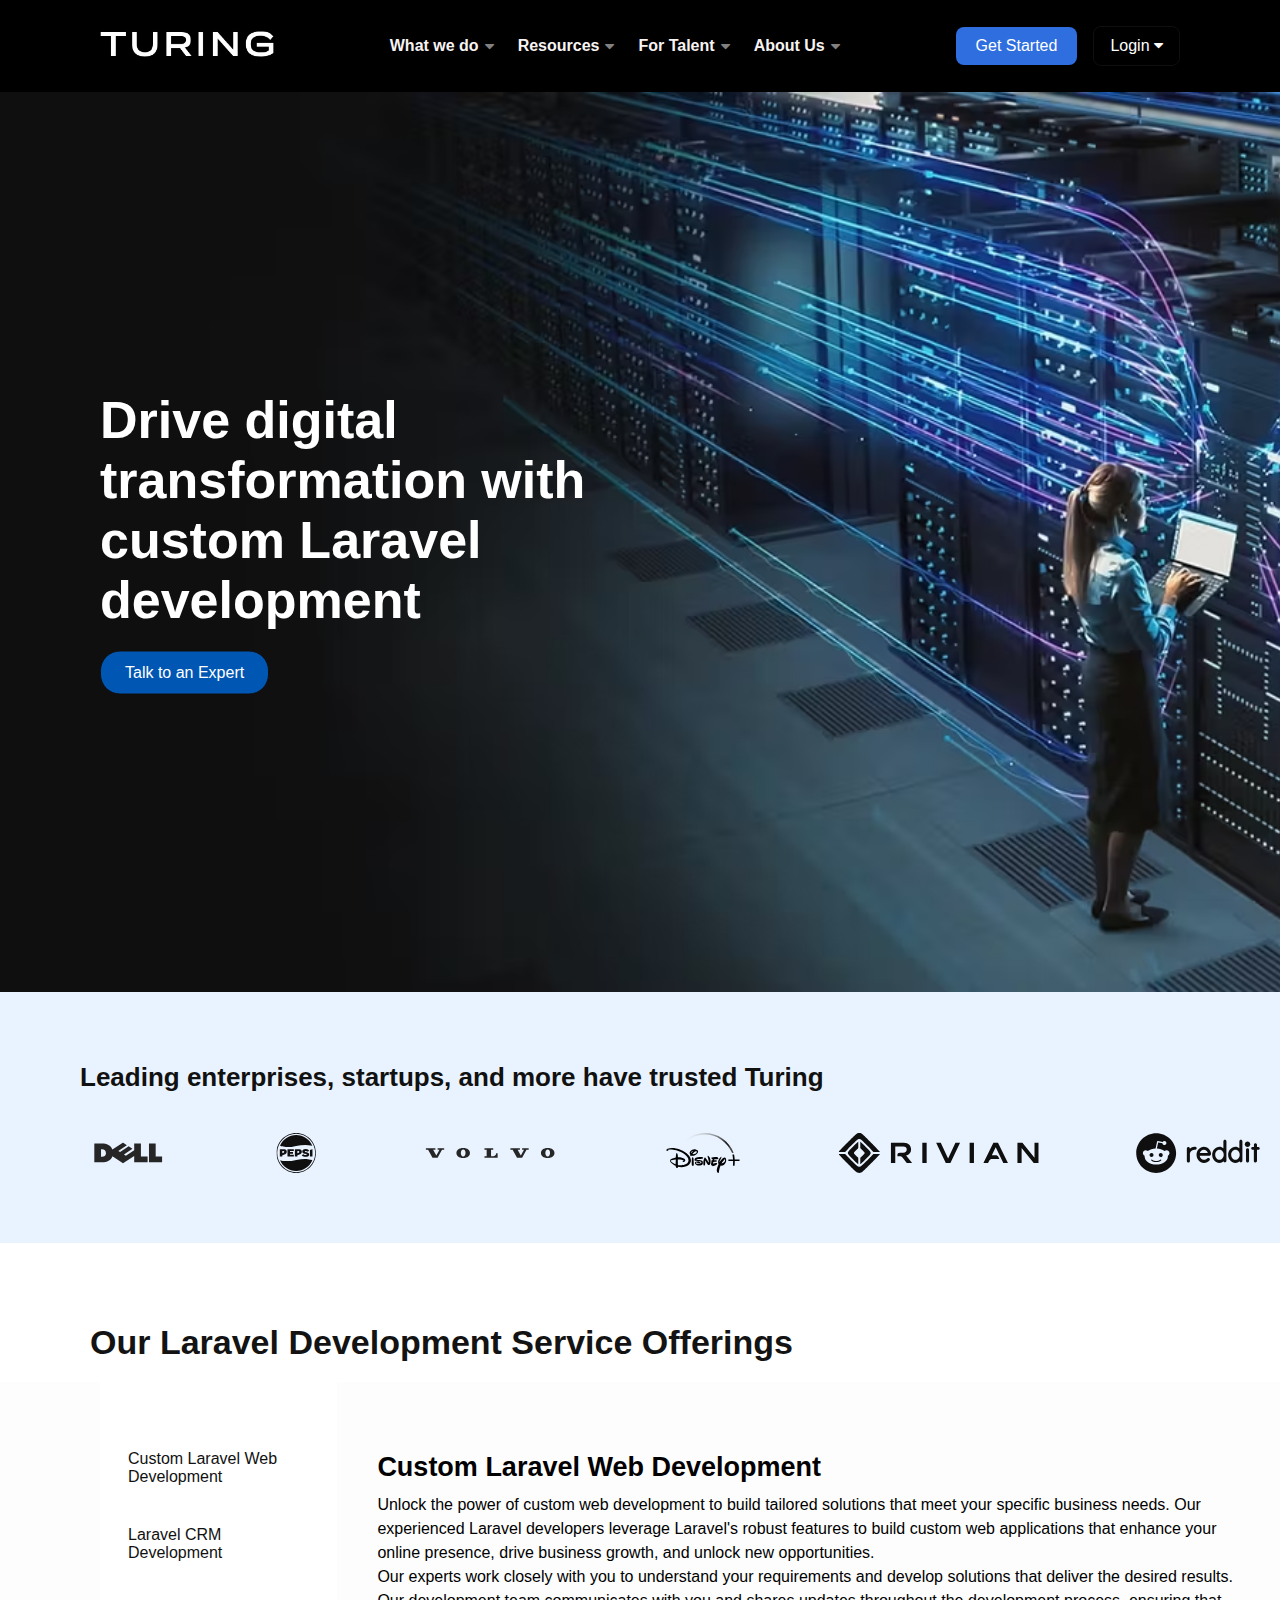
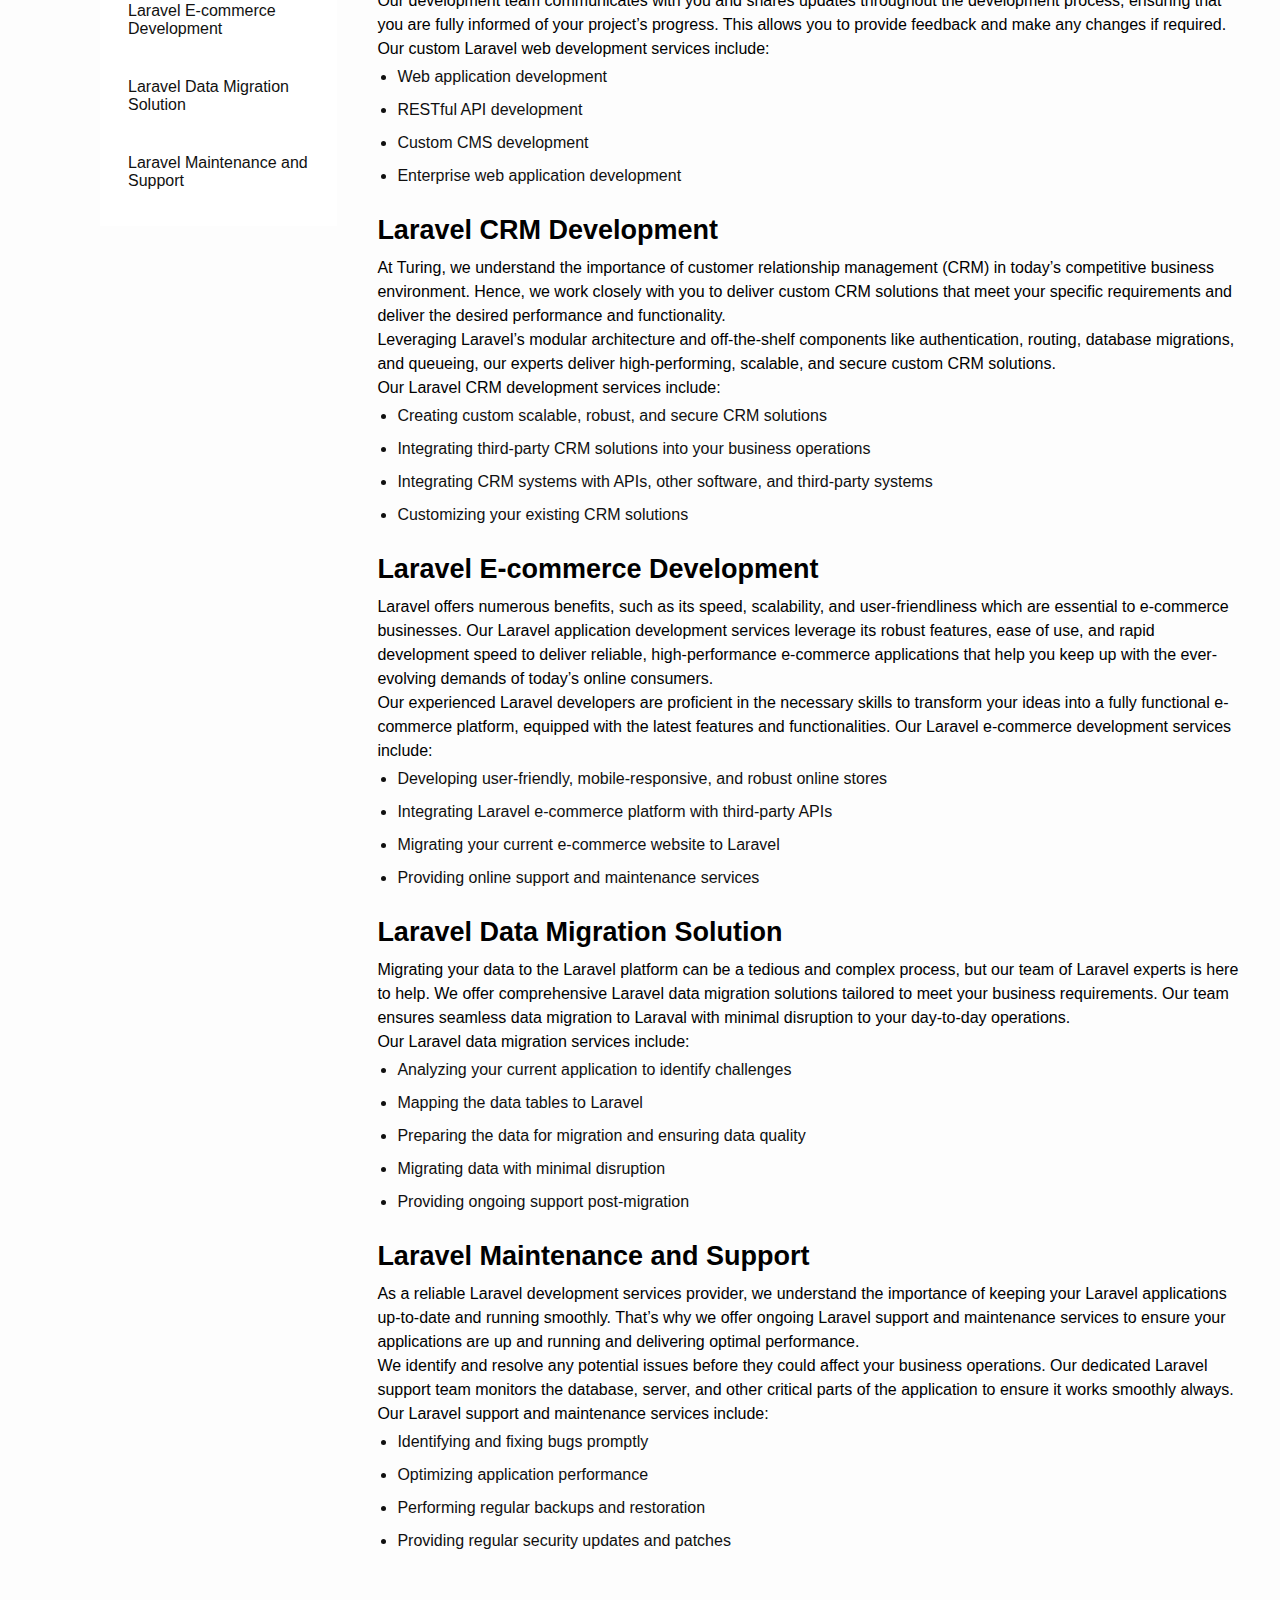
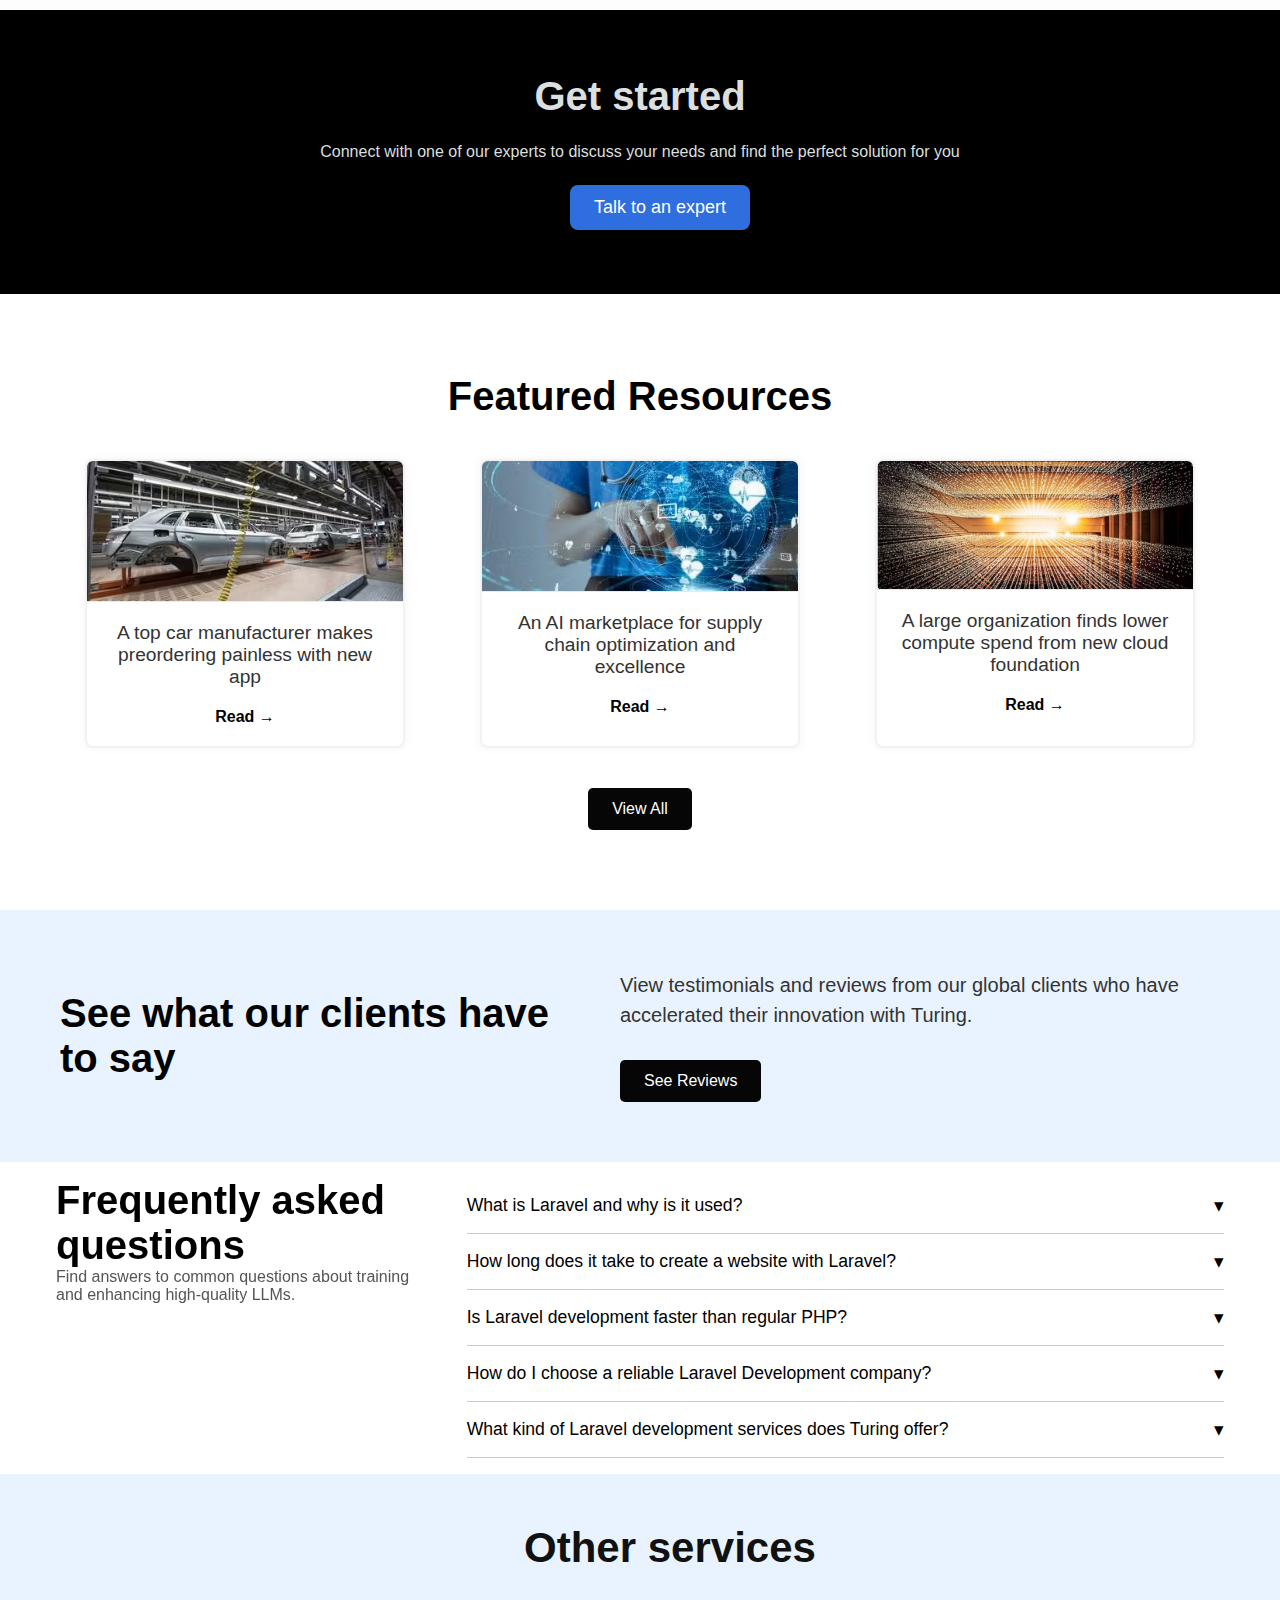
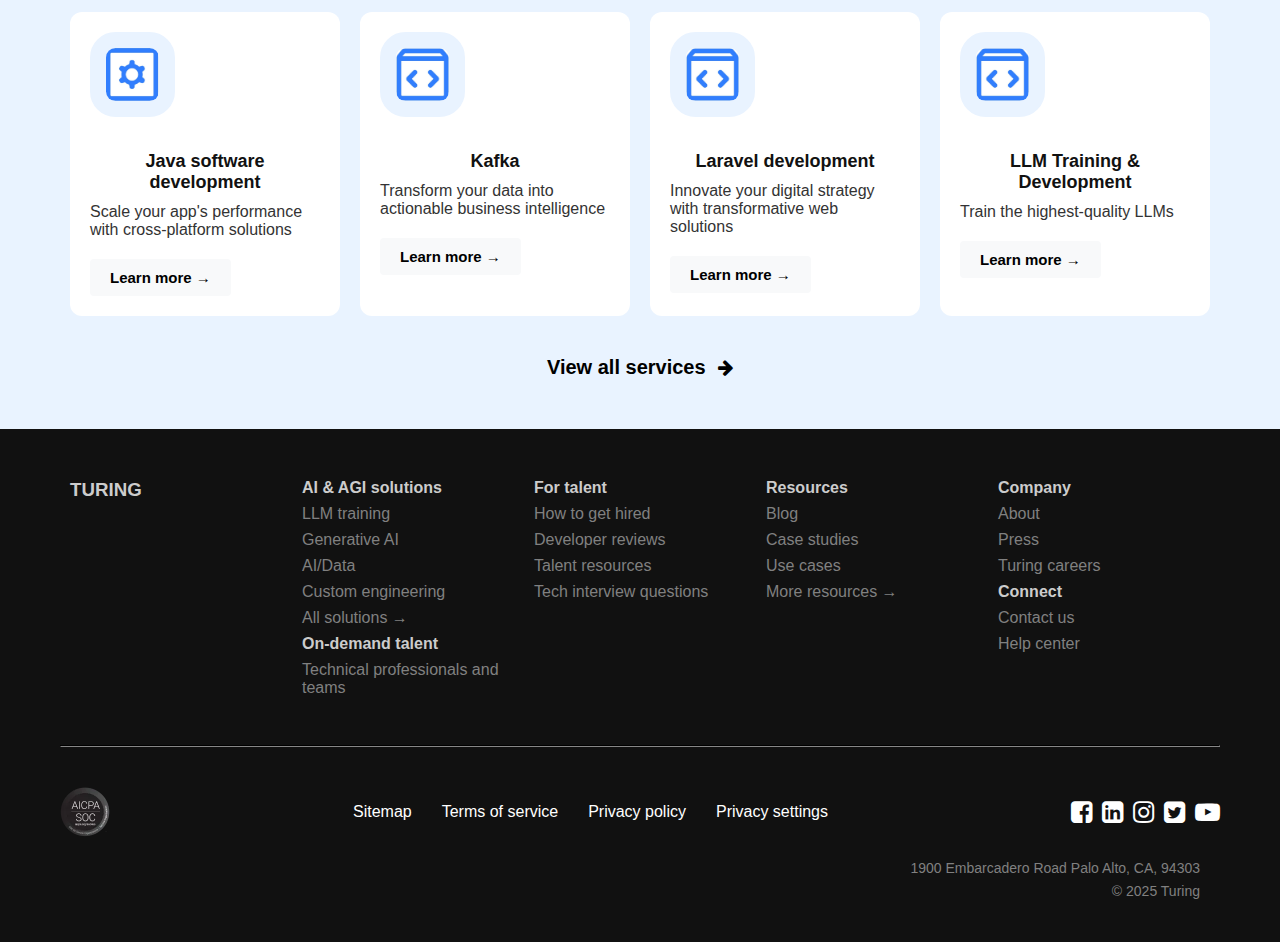
<file: INDEX.HTML>
<!DOCTYPE html>
<html lang="en">

<head>
  <meta charset="UTF-8">
  <title>Strategic IT Consulting Services</title>
  <link rel="stylesheet" href="https://cdnjs.cloudflare.com/ajax/libs/font-awesome/6.5.0/css/all.min.css" />
  <link rel="stylesheet" href="https://cdnjs.cloudflare.com/ajax/libs/font-awesome/4.7.0/css/font-awesome.css"/>

  <style>
    * {
      margin: 0;
      padding: 0;
      box-sizing: border-box;
    }

    body {
      font-family: Arial, sans-serif;
      overflow-x: hidden;
    }

    nav {
      width: 100%;
      height: 92px;
      background: #000;
      display: flex;
      align-items: center;
      justify-content: space-between;
      position: fixed;
      top: 0;
      z-index: 999;
      padding: 0 100px;
    }

    .logo img {
      height: 40px;
    }

    .nav-links {
      display: flex;
      align-items: center;
      gap: 24px;
    }

    .nav-links li {
      list-style: none;
      display: flex;
      align-items: center;
      gap: 6px;
    }

    .nav-links a {
      color: #f8f3f3;
      text-decoration: none;
      font-weight: bold;
      font-size: 16px;
    }

    .action-buttons {
      display: flex;
      align-items: center;
      gap: 16px;
    }

    .btn-header {
      background-color: rgb(46, 110, 223);
      color: white;
      padding: 10px 20px;
      font-size: 16px;
      border: none;
      border-radius: 8px;
      cursor: pointer;
      transition: 0.3s ease;
    }

    .btn-header:hover {
      background-color: #0056b3;
    }

    .custom-button {
      padding: 10px 16px;
      font-size: 16px;
      background-color: black;
      color: white;
      border: 1px solid #100f0f;
      border-radius: 8px;
      cursor: pointer;
      transition: all 0.3s ease-in-out;
    }

    .hero {
      width: 100%;
      height: 100vh;
      margin-top: 92px;
      position: relative;
    }

    .hero img {
      width: 100%;
      height: 100%;
      object-fit: cover;
    }

    .text-overlay {
      position: absolute;
      top: 50%;
      left: 100px;
      transform: translateY(-50%);
      color: white;
      font-size: 52px;
      font-weight: bold;
      max-width: 500px;
    }

    .img-btn {
      display: inline-block;
      margin-top: 20px;
      padding: 12px 24px;
      background-color: #0056b3;
      color: white;
      border: 1px solid #100f0f;
      border-radius: 20px;
      cursor: pointer;
      transition: all 0.3s ease-in-out;
      font-size: 16px;
    }

    .img-btn:hover {
      background-color: #0574ea;
    }

    .leading {
      font-family: Arial, sans-serif;
      padding: 70px 20px;
      background-color: rgb(233 243 255);
    }

    h2 {
      color: #111;
      font-size: 26px;
      font-weight: bold;
      margin-left: 60px;
      margin-bottom: 40px;
    }

    .logo-grid {
      display: flex;
      flex-wrap: wrap;
      justify-content: space-between;
      align-items: center;
      row-gap: 40px;
      margin-left: 38px;
    }

    .logo-grid img {
      max-height: 40px;
      object-fit: contain;
      margin-left: 20px;
      filter: grayscale(100%);
      transition: transform 0.3s ease, filter 0.3s ease;
    }

    .logo-grid img:hover {
      transform: scale(1.05);
      filter: grayscale(0%);
    }

    .main-wrapper {
      display: flex;
      flex-direction: column;
    }

    .top-heading {
      background-color: #ffffff;
      padding: 20px 90px;
      font-size: 34px;
      font-weight: bold;
      color: #131313;
      /* box-shadow: 0 2px 8px rgba(0, 0, 0, 0.1); */
      margin-top: 60px;
    }

    .secondcontent {
      display: flex;
      position: relative;
      min-height: 100vh;
      background-color: #fdfdfd;
    }

    .box11 {
      position: sticky;
      top: 100px;
      width: 20%;
      background-color: #fff;
      padding: 20px;
      /* box-shadow: 2px 0px 8px rgba(0, 0, 0, 0.1); */
      height: fit-content;
      align-self: flex-start;
      margin-left: 100px;
    }

    .box11 ul {
      padding-left: 0;
      list-style: none;
      margin-top: 40px;
    }

    .box11 li {
      margin-top: 24px;
      color: rgb(99, 97, 97);
      cursor: pointer;
      transition: background-color 0.3s;
      padding: 8px;
    }

    .box11 li a {
      text-decoration: none;
      color: #111111;
    }

    .box11 li:hover {
      background-color: rgb(233 243 255);
      color: #333;
    }

    .box22 {
      width: 80%;
      height: 100%;
      overflow-y: auto;
      padding: 40px;
    }

    .box22 h1 {
      font-size: 27px;
      margin-top: 30px;
    }

    .box22 p {
      margin-top: 10px;
      font-size: 16px;
      line-height: 1.5;
    }

    .box22 ul {
      font-size: 18px;
      margin-left: 20px;
      color: #101010;
      list-style-type: disc;
      margin-bottom: 20px;
    }

    .box22 ul li {
      margin-bottom: 15px;
      font-size: 16px;
      margin-top: 7px;
    }

    @media (min-width: 0px) and (max-width: 600px) {
      nav {
        padding: 0 20px;
      }

      .nav-links {
        display: none;
      }

      .leading h2 {
        margin-left: 20px;
        font-size: 20px;
      }

      .logo-grid {
        margin: 0 auto;
        justify-content: center;
      }

      .secondcontent {
        flex-direction: column;
      }

      .box11 {
        width: 100%;
        position: relative;
        top: auto;
        box-shadow: none;
      }

      .box22 {
        width: 100%;
      }
    }
    .getstarted {
    text-align: center; 
    display: flex; 
    flex-direction: column; 
    align-items: center; 
    gap: 24px; 
    padding: 64px 20px; 
    
   
    color: rgb(219, 223, 223);
border-color: rgb(10, 10, 10);
background-color: black;
    
@media (min-width: 0px) and (max-width: 600px) {
        padding: 112px 64px; 
    }
}
#getstarted{
    margin-left: 10px;
}
.buttongetstarted{
    background-color: rgb(46 110 223 );
    color: white;
    padding: 12px 24px;
    font-size: 18px;
    border: none;
    border-radius: 8px;
    cursor: pointer;
    transition: 0.3s;
    margin-left:40px
}
.buttongetstarted:hover {
    background-color: #0056b3;
}
.featured-resources {
      text-align: center;
      padding: 80px 20px;
      background-color: #fff;
    }

    .featured-resources h1 {
      font-size: 2.5rem;
      margin-bottom: 40px;
      color: #000;
    }

    .resource-container {
      display: flex;
      justify-content: space-evenly;
      /* flex-wrap: wrap; */
      gap: 30px;
      padding: 0 20px;
    }

    .resource-card {
      background: #fff;
      border: 2px solid #f2f2f2;
      border-radius: 8px;
      box-shadow: 0 0 10px rgba(0, 0, 0, 0.05);
      width: 320px;
      max-width: 100%;
      overflow: hidden;
      transition: box-shadow 0.3s ease;
      display: flex;
      flex-direction: column;
      align-items: center;
    }

    .resource-card:hover {
      box-shadow: 0 12px 20px rgba(0, 0, 0, 0.2);
    }

    .resource-card img {
      width: 100%;
      height: auto;
      object-fit: cover;
      border-bottom: 1px solid #eaeaea;
    }

    .resource-card p {
      font-size: 1.2rem;
      color: #333;
      padding: 20px;
      font-weight: 500;
    }

    .read-btn {
      background: none;
      border: none;
      color: #000;
      font-weight: 600;
      font-size: 1rem;
      cursor: pointer;
      margin-bottom: 20px;
      transition: transform 0.2s ease;
    }

    .read-btn:hover {
      transform: scale(1.05);
    }

    .view-all-wrapper {
      margin-top: 40px;
    }

    .view-all-btn {
      background-color: #000;
      color: #fff;
      padding: 12px 24px;
      font-size: 1rem;
      border: none;
      border-radius: 6px;
      cursor: pointer;
      transition: transform 0.2s ease-in-out, box-shadow 0.2s ease-in-out;
    }

    .view-all-btn:hover {
      transform: scale(1.05);
      box-shadow: 0 6px 10px rgba(0, 0, 0, 0.2);
    }

    @media (min-width: 0px) and (max-width: 600px) {
      .resource-container {
        justify-content: center;
      }
      
    }
    .review-container {
      width: 100%;
      background-color: rgb(233, 243, 255);
      display: flex;
      justify-content: space-evenly;
      align-items: center;
      flex-wrap: wrap;
      padding: 60px 20px;
      gap: 20px;
      text-align: left;
    }

    .review-heading {
      max-width: 500px;
      flex: 1;
    }

    .review-heading h1 {
      font-size: 2.5rem;
      font-weight: 600;
      color: #000;
    }

    .review-content {
      max-width: 600px;
      flex: 1;
    }

    .review-content p {
      font-size: 1.25rem;
      color: #333;
      margin-bottom: 30px;
      line-height: 1.5;
    }

    .view-all-btn {
      background-color: #060606;
      color: white;
      border: none;
      padding: 12px 24px;
      font-size: 16px;
      cursor: pointer;
      border-radius: 5px;
      transition: transform 0.2s ease-in-out, box-shadow 0.2s ease-in-out;
    }

    .view-all-btn:hover {
      transform: scale(1.05);
      box-shadow: 0 6px 10px rgba(0, 0, 0, 0.2); 
    }

    @media (min-width: 0px) and (max-width: 600px) {
      .review-container {
        flex-direction: column;
        text-align: center;
      }

      .review-heading,
      .review-content {
        max-width: 100%;
        flex: 1 1 100%;
      }

      .review-heading h1 {
        font-size: 2rem;
      }

      .review-content p {
        font-size: 1.1rem;
      }
    }
    .faq-container {
      display: flex;
      flex-direction: row;
      max-width: 1200px;
      margin: auto;
      min-height: 30vh;
    }
    @media (min-width: 0px) and (max-width: 600px) {
      .faq-container {
        display: flex;
      flex-direction: row;
      max-width: 1200px;
      margin: auto;
      min-height:30vh;
    }
    .faq-left {
      flex: 1;
      /* background-color: #f9f9f9; */
      padding: 1rem;
      position: sticky;
      top: 0;
      height: 30vh;
      overflow-y: auto;
    }

    .faq-right {
      flex: 2;
      padding: 1rem;
      overflow-y: auto;
    }


    }

    .faq-left {
      flex: 1;
      /* background-color: #f9f9f9; */
      padding: 1rem;
      position: sticky;
      top: 0;
      height: 30vh;
      overflow-y: auto;
    }

    .faq-right {
      flex: 2;
      padding: 1rem;
      overflow-y: auto;
    }

    h1 {
      font-size: 2.5rem;
    }

    .faq-description {
      color: #555;
      margin-bottom: 2rem;
    }

    .faq-item {
      border-bottom: 1px solid #ccc;
      padding: 1rem 0;
    }

    .faq-question {
      font-size: 1.1rem;
      font-weight: 500;
      cursor: pointer;
      display: flex;
      justify-content: space-between;
      align-items: center;
    }

    input[type="checkbox"] {
      display: none;
    }

    .faq-answer {
      max-height: 0;
      overflow: hidden;
      transition: max-height 0.3s ease;
      color: #333;
      padding-left: 1.2rem;
    }

    input[type="checkbox"]:checked + label::after {
      content: "▴";
    }

    label::after {
      content: "▾";
      font-size: 1.2rem;
      margin-left: auto;
    }

    input[type="checkbox"]:checked ~ .faq-answer {
      max-height: 1000px;
      margin-top: 0.5rem;
    }

    label {
      cursor: pointer;
      display: flex;
      justify-content: space-between;
      align-items: center;
    }

    /* Responsive styles */
    @media (min-width: 0px) and (max-width: 600px) {
      .faq-container {
        flex-direction: column;
      }

      .faq-left {
        position: relative;
        height: auto;
        padding: 1.5rem;
      }

      .faq-right {
        padding: 1.5rem;
      }

      h1 {
        font-size: 2rem;
      }
    }

    @media (min-width: 0px) and (max-width: 600px) {
      .faq-question {
        font-size: 1rem;
      }

      .faq-left,
      .faq-right {
        padding: 1rem;
      }
    }
    .Otherservices {
      background-color: rgb(233 243 255);
      padding: 50px 20px;
    }

    .Otherservices h2 {
      text-align: center;
      font-size: 42px;
      margin-bottom: 40px;
    }

    .containerservices {
      display: flex;
      flex-wrap: wrap;
      justify-content: center;
      gap: 20px;
    }

    .box {
      flex: 0 0 calc(25% - 40px);
      background-color: #fff;
      padding: 20px;
      border-radius: 12px;
      box-sizing: border-box;
      transition: box-shadow 0.3s ease;
      max-width: 300px;
     
    }

    .box:hover {
      box-shadow: 0 6px 10px rgba(0, 0, 0, 0.2);
    }

    .box img {
      width: 85px;
      height: 85px;
      border-radius: 30%;
      border: 16px solid rgb(233 243 255);
      margin-bottom: 20px;
    }

    .box h2 {
      font-size: 18px;
      margin: 10px 0;
    }

    .box p {
      font-size: 16px;
      color: #333;
      margin-bottom: 20px;
    }

    .box button {
      padding: 10px 20px;
      font-size: 15px;
      background-color: #f8f9fa;
      border: none;
      border-radius: 4px;
      cursor: pointer;
      font-weight: 600;
    }

    .box button:hover {
      box-shadow: 0 6px 10px rgba(0, 0, 0, 0.2);
    }

    .viewallservicesall {
      text-align: center;
      margin-top: 40px;
    }

    .viewallservicesallbtn {
      font-size: 20px;
      border: none;
      background-color: rgb(233 243 255);
      cursor: pointer;
      font-weight: bold;
    }

    .viewallservicesall i {
      margin-left: 8px;
      font-size: 18px;
    }

    /* Responsive */
    @media (min-width: 0px) and (max-width: 600px) {
      .box {
        flex: 0 0 calc(33.33% - 40px);
      }
    }

    @media (min-width: 0px) and (max-width: 600px) {
      .box {
        flex: 0 0 calc(50% - 40px);
      }
    }

    @media (min-width: 0px) and (max-width: 600px) {
      .box {
        flex: 0 0 100%;
      }

      .Otherservices h2 {
        font-size: 32px;
      }
    }
    .footer {
      background-color: #111;
      padding: 40px 60px;
      font-family: Arial, sans-serif;
      color: white;
    }

    .footer-container {
      display: flex;
      justify-content: space-between;
      flex-wrap: wrap;
    }

    .footer-column {
      flex: 1;
      min-width: 200px;
      margin: 10px;
    }

    h3, h4 {
      color: #ccc;
    }

    ul {
      list-style: none;
      padding: 0;
      color: grey;
    }

    ul li {
      margin: 8px 0;
      cursor: pointer;
    }

    .lastfooter {
      display: flex;
      justify-content: space-between;
      align-items: center;
      flex-wrap: wrap;
      margin-top: 40px;
    }

    .lastfooter ul {
      display: flex;
      gap: 30px;
      margin: 0;
    }

    .lastfooter li {
      font-size: medium;
      color: #fff;
    }

    .lastfooter img {
      width: 50px;
      height: auto;
    }

    .iconstyle {
      display: flex;
      gap: 10px;
      font-size: 25px;
      color: white;
    }

    .iconstyle a {
      color: white;
    }

    .lastpara {
      display: flex;
      justify-content: flex-end;
      align-items: center;
      margin-top: 20px;
      color: grey;
      font-size: 14px;
      padding-right: 20px;
      text-align: right;
    }

    .footer-address p {
      margin: 0;
      line-height: 1.6;
    }

    /* Responsive adjustments */
    @media (min-width: 0px) and (max-width: 600px) {
      .footer-container {
        flex-direction: column;
        align-items: flex-start;
      }

      .lastfooter {
        flex-direction: column;
        align-items: flex-start;
        gap: 20px;
      }

      .lastfooter ul {
        flex-direction: column;
        gap: 10px;
      }

      .iconstyle {
        margin-top: 10px;
      }

      .lastpara {
        justify-content: center;
        text-align: center;
        padding-right: 0;
      }
    }
  </style>
</head>

<body>

  <nav>
    <div class="logo">
      <img src="./IMAGES/logo.jpg" alt="logo">
    </div>

    <ul class="nav-links">
      <li><a href="#">What we do</a> <i class="fa fa-caret-down"></i></li>
      <li><a href="#">Resources</a> <i class="fa fa-caret-down"></i></li>
      <li><a href="#">For Talent</a> <i class="fa fa-caret-down"></i></li>
      <li><a href="#">About Us</a> <i class="fa fa-caret-down"></i></li>
    </ul>

    <div class="action-buttons">
      <button class="btn-header">Get Started</button>
      <button class="custom-button">Login <i class="fa fa-caret-down"></i></button>
    </div>
  </nav>

  <div class="hero">
    <img src="./IMAGES/bgimage.jpg" alt="Background Image">
    <div class="text-overlay">
      Drive digital transformation with custom Laravel development
      <br>
      <button class="img-btn">Talk to an Expert</button>
    </div>
  </div>

  <section class="leading">
    <h2>Leading enterprises, startups, and more have trusted Turing</h2>
    <div class="logo-grid">
      <img src="./IMAGES/DELL.svg" alt="Dell" />
      <img src="./IMAGES/pepsi.svg" alt="Pepsi" />
      <img src="./IMAGES/volvo.svg" alt="Volvo" />
      <img src="./IMAGES/disney.svg" alt="Disney+" />
      <img src="./IMAGES/rivan.svg" alt="Rivian" />
      <img src="./IMAGES/redit.svg" alt="Reddit" />
    </div>
  </section>

  <section class="main-wrapper">
    <div class="top-heading">Our Laravel Development Service Offerings</div>

    <div class="secondcontent">
      <div class="box11">
        <ul>
          <li><a href="#customWebDevSection">Custom Laravel Web Development</a></li>
          <li><a href="#crmDevSection">Laravel CRM Development</a></li>
          <li><a href="#ecommerceDevSection">Laravel E-commerce Development</a></li>
          <li><a href="#dataMigrationSection">Laravel Data Migration Solution</a></li>
          <li><a href="#maintenanceSupportSection">Laravel Maintenance and Support</a></li>
        </ul>
      </div>

      <div class="box22">
        <div id="customWebDevSection">
          <h1>Custom Laravel Web Development</h1>
          <p>Unlock the power of custom web development to build tailored solutions that meet your specific business needs. Our experienced Laravel developers leverage Laravel's robust features to build custom web applications that enhance your online presence, drive business growth, and unlock new opportunities.<br>

            Our experts work closely with you to understand your requirements and develop solutions that deliver the desired results. Our development team communicates with you and shares updates throughout the development process, ensuring that you are fully informed of your project’s progress. This allows you to provide feedback and make any changes if required.<br>Our custom Laravel web development services include:<br></p>
          <ul>
            <li>Web application development</li>
            <li>RESTful API development</li>
            <li>Custom CMS development</li>
            <li>Enterprise web application development</li>
          </ul>
        </div>

        <div id="crmDevSection">
          <h1>Laravel CRM Development</h1>
          <p>At Turing, we understand the importance of customer relationship management (CRM) in today’s competitive business environment. Hence, we work closely with you to deliver custom CRM solutions that meet your specific requirements and deliver the desired performance and functionality.<br>

            Leveraging Laravel’s modular architecture and off-the-shelf components like authentication, routing, database migrations, and queueing, our experts deliver high-performing, scalable, and secure custom CRM solutions.<br>
            
            Our Laravel CRM development services include:<br></p>
          <ul>
            <li>Creating custom scalable, robust, and secure CRM solutions</li>
            <li>Integrating third-party CRM solutions into your business operations</li>
            <li>Integrating CRM systems with APIs, other software, and third-party systems</li>
            <li>Customizing your existing CRM solutions</li>
          </ul>
        </div>

        <div id="ecommerceDevSection">
          <h1>Laravel E-commerce Development</h1>
          <p>Laravel offers numerous benefits, such as its speed, scalability, and user-friendliness which are essential to e-commerce businesses. Our Laravel application development services leverage its robust features, ease of use, and rapid development speed to deliver reliable, high-performance e-commerce applications that help you keep up with the ever-evolving demands of today’s online consumers.<br>

            Our experienced Laravel developers are proficient in the necessary skills to transform your ideas into a fully functional e-commerce platform, equipped with the latest features and functionalities. Our Laravel e-commerce development services include:<br></p>
          <ul>
            <li>Developing user-friendly, mobile-responsive, and robust online stores</li>
            <li>Integrating Laravel e-commerce platform with third-party APIs</li>
            <li>Migrating your current e-commerce website to Laravel</li>
            <li>Providing online support and maintenance services</li>
          </ul>
        </div>

        <div id="dataMigrationSection">
          <h1>Laravel Data Migration Solution</h1>
          <p>Migrating your data to the Laravel platform can be a tedious and complex process, but our team of Laravel experts is here to help. We offer comprehensive Laravel data migration solutions tailored to meet your business requirements. Our team ensures seamless data migration to Laraval with minimal disruption to your day-to-day operations.<br>

            Our Laravel data migration services include:<br></p>
          <ul>
            <li>Analyzing your current application to identify challenges</li>
            <li>Mapping the data tables to Laravel</li>
            <li>Preparing the data for migration and ensuring data quality</li>
            <li>Migrating data with minimal disruption</li>
            <li>Providing ongoing support post-migration</li>
          </ul>
        </div>

        <div id="maintenanceSupportSection">
          <h1>Laravel Maintenance and Support</h1>
          <p>As a reliable Laravel development services provider, we understand the importance of keeping your Laravel applications up-to-date and running smoothly. That’s why we offer ongoing Laravel support and maintenance services to ensure your applications are up and running and delivering optimal performance.<br>

            We identify and resolve any potential issues before they could affect your business operations. Our dedicated Laravel support team monitors the database, server, and other critical parts of the application to ensure it works smoothly always.<br>
            
            Our Laravel support and maintenance services include:<br></p>
          <ul>
            <li>Identifying and fixing bugs promptly</li>
            <li>Optimizing application performance</li>
            <li>Performing regular backups and restoration</li>
            <li>Providing regular security updates and patches</li>
          </ul>
        </div>
      </div>
    </div>
  </section>
  <body>
    <div class="getstarted">
      <h1>Get started</h1>
      <p>Connect with one of our experts to discuss your needs and find the perfect solution for you</p>
      <button class="buttongetstarted">Talk to an expert</button>
  </div>
  
  <section class="featured-resources">
    <h1>Featured Resources</h1>

    <div class="resource-container">
      <div class="resource-card">
        <img src="./IMAGES/feature1.jpg" alt="Image 1" />
        <p>A top car manufacturer makes preordering painless with new app</p>
        <button class="read-btn">Read →</button>
      </div>

      <div class="resource-card">
        <img src="./IMAGES/feature2.jpg" alt="Image 2" />
        <p>An AI marketplace for supply chain optimization and excellence</p>
        <button class="read-btn">Read →</button>
      </div>

      <div class="resource-card">
        <img src="./IMAGES/feature3.jpg" alt="Image 3" />
        <p>A large organization finds lower compute spend from new cloud foundation</p>
        <button class="read-btn">Read →</button>
      </div>
    </div>

    <div class="view-all-wrapper">
      <button class="view-all-btn">View All</button>
    </div>
  </section>
  
  <section class="review-container">
    <div class="review-heading">
      <h1>See what our clients have to say</h1>
    </div>
    <div class="review-content">
      <p>View testimonials and reviews from our global clients who have accelerated their innovation with Turing.</p>
      <button class="view-all-btn">See Reviews</button>
    </div>
  </section>
  <div class="faq-container">
    <!-- Left Box -->
    <div class="faq-left">
      <h1>Frequently asked questions</h1>
      <p class="faq-description">Find answers to common questions about training and enhancing high-quality LLMs.</p>
    </div>

    <!-- Right Box -->
    <div class="faq-right">
      <div class="faq-item">
        <input type="checkbox" id="faq1">
        <label class="faq-question" for="faq1">What is Laravel and why is it used?</label>
        <div class="faq-answer">Laravel is a powerful PHP framework used to build web applications and APIs. It has important features like MVC architecture support, routing, database migration system, dynamic engine, robust security, and many others to build high-performance, reliable, scalable, and secure web apps at scale.</div>
      </div>

      <div class="faq-item">
        <input type="checkbox" id="faq2">
        <label class="faq-question" for="faq2">How long does it take to create a website with Laravel?</label>
        <div class="faq-answer">The time required to build a website using Laravel depends on various factors like the complexity of the project, design requirements, required features, the development team’s expertise, etc. Usually, an experienced Laravel developer will require two to four weeks to develop a basic website. However, if you require advanced functionalities such as custom integrations and data visualization, it will increase the development timeline.</div>
      </div>

      <div class="faq-item">
        <input type="checkbox" id="faq3">
        <label class="faq-question" for="faq3">Is Laravel development faster than regular PHP?</label>
        <div class="faq-answer">Yes, Laravel development is usually faster than regular PHP development because it offers many pre-built tools and its syntax and structure are more streamlined than traditional PHP code. It saves a significant amount of time spent on repetitive tasks, providing a faster time to market and a better ROI.</div>
      </div>

      <div class="faq-item">
        <input type="checkbox" id="faq4">
        <label class="faq-question" for="faq4">How do I choose a reliable Laravel Development company?</label>
        <div class="faq-answer">
          Choosing the right Laravel web development company for your web development project can be challenging. You need to consider a few factors, such as:
          <br><br>
          <strong>Experience:</strong> Check the company's track record in Laravel development.<br>
          <strong>Developers' skills:</strong> Look for expertise in web design, development, testing, and deployment.<br>
          <strong>Customization:</strong> Choose a company offering tailored solutions for your business.<br>
          <strong>Timelines:</strong> Make sure they can deliver on time.<br>
          <strong>Customer reviews:</strong> Check reviews to gauge service quality.
        </div>
      </div>

      <div class="faq-item">
        <input type="checkbox" id="faq5">
        <label class="faq-question" for="faq5">What kind of Laravel development services does Turing offer?</label>
        <div class="faq-answer">Turing offers a wide range of Laravel development services that are personalized to our client’s specific business goals. Our services include Laravel web application development, Laravel e-commerce development, Laravel migration, API development and integration, and more.</div>
      </div>
    </div>
  </div>
  <div class="Otherservices">
    <h2>Other services</h2>
    <div class="containerservices">
      <div class="box">
        <img src="./IMAGES/ser2.jpg" alt="Java Development">
        <h2>Java software development</h2>
        <p>Scale your app's performance with cross-platform solutions</p>
        <button class="btnservice">Learn more →</button>
      </div>
      <div class="box">
        <img src="./IMAGES/ser1.jpg" alt="Kafka">
        <h2>Kafka</h2>
        <p>Transform your data into actionable business intelligence</p>
        <button class="btnservice">Learn more →</button>
      </div>
      <div class="box">
        <img src="./IMAGES/ser1.jpg" alt="Laravel">
        <h2>Laravel development</h2>
        <p>Innovate your digital strategy with transformative web solutions</p>
        <button class="btnservice">Learn more →</button>
      </div>
      <div class="box">
        <img src="./IMAGES/ser1.jpg" alt="LLM Training">
        <h2>LLM Training & Development</h2>
        <p>Train the highest-quality LLMs</p>
        <button class="btnservice">Learn more →</button>
      </div>
    </div>

    <div class="viewallservicesall">
      <button class="viewallservicesallbtn">View all services</button>
      <i class="fa fa-arrow-right" aria-hidden="true"></i>
    </div>
  </div>
  <footer class="footer">
    <div class="footer-container">
      <div class="footer-column">
        <h3>TURING</h3>
      </div>
      <div class="footer-column">
        <h4>AI & AGI solutions</h4>
        <ul>
          <li>LLM training</li>
          <li>Generative AI</li>
          <li>AI/Data</li>
          <li>Custom engineering</li>
          <li>All solutions →</li>
        </ul>
        <h4>On-demand talent</h4>
        <ul>
          <li>Technical professionals and teams</li>
        </ul>
      </div>
      <div class="footer-column">
        <h4>For talent</h4>
        <ul>
          <li>How to get hired</li>
          <li>Developer reviews</li>
          <li>Talent resources</li>
          <li>Tech interview questions</li>
        </ul>
      </div>
      <div class="footer-column">
        <h4>Resources</h4>
        <ul>
          <li>Blog</li>
          <li>Case studies</li>
          <li>Use cases</li>
          <li>More resources →</li>
        </ul>
      </div>
      <div class="footer-column">
        <h4>Company</h4>
        <ul>
          <li>About</li>
          <li>Press</li>
          <li>Turing careers</li>
        </ul>
        <h4>Connect</h4>
        <ul>
          <li>Contact us</li>
          <li>Help center</li>
        </ul>
      </div>
    </div>

    <hr style="margin-top: 30px; border-color: #333;" />

    <div class="lastfooter">
      <img src="./IMAGES/footerlogo.jpg" alt="footerlogo" />
      <ul>
        <li>Sitemap</li>
        <li>Terms of service</li>
        <li>Privacy policy</li>
        <li>Privacy settings</li>
      </ul>
       <div class="iconstyle">
        <a href="#"><i class="fa fa-facebook-square" aria-hidden="true"></i></a>
        <a href="#"><i class="fa fa-linkedin-square" aria-hidden="true"></i></a>
        <a href="#"><i class="fa fa-instagram" aria-hidden="true"></i></a>
        <a href="#"><i class="fa fa-twitter-square" aria-hidden="true"></i></a>
        <a href="#"><i class="fa fa-youtube-play" aria-hidden="true"></i></a>
      </div>
    </div>

    <div class="lastpara">
      <div class="footer-address">
        <p>1900 Embarcadero Road Palo Alto, CA, 94303</p>
        <p>© 2025 Turing</p>
      </div>
    </div>
  </footer>

 
  
  
</body>

</html>
</file>
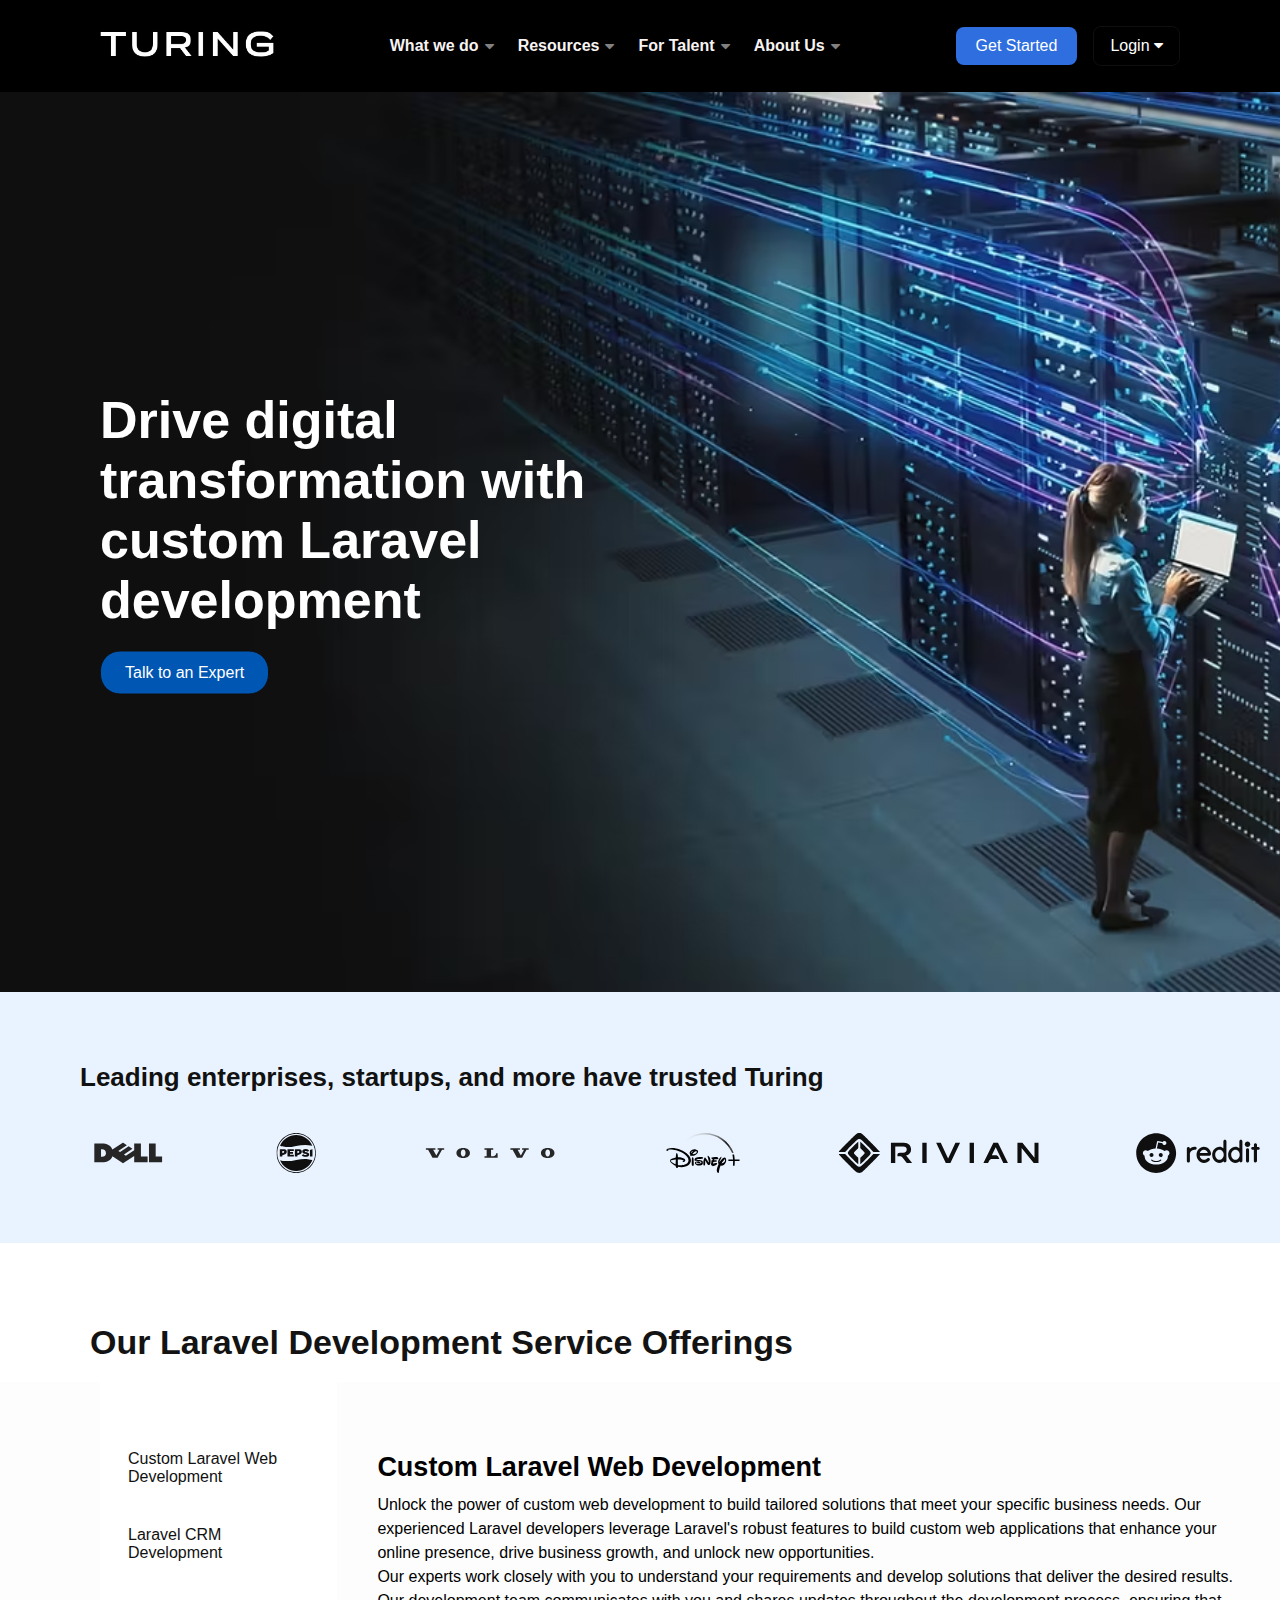
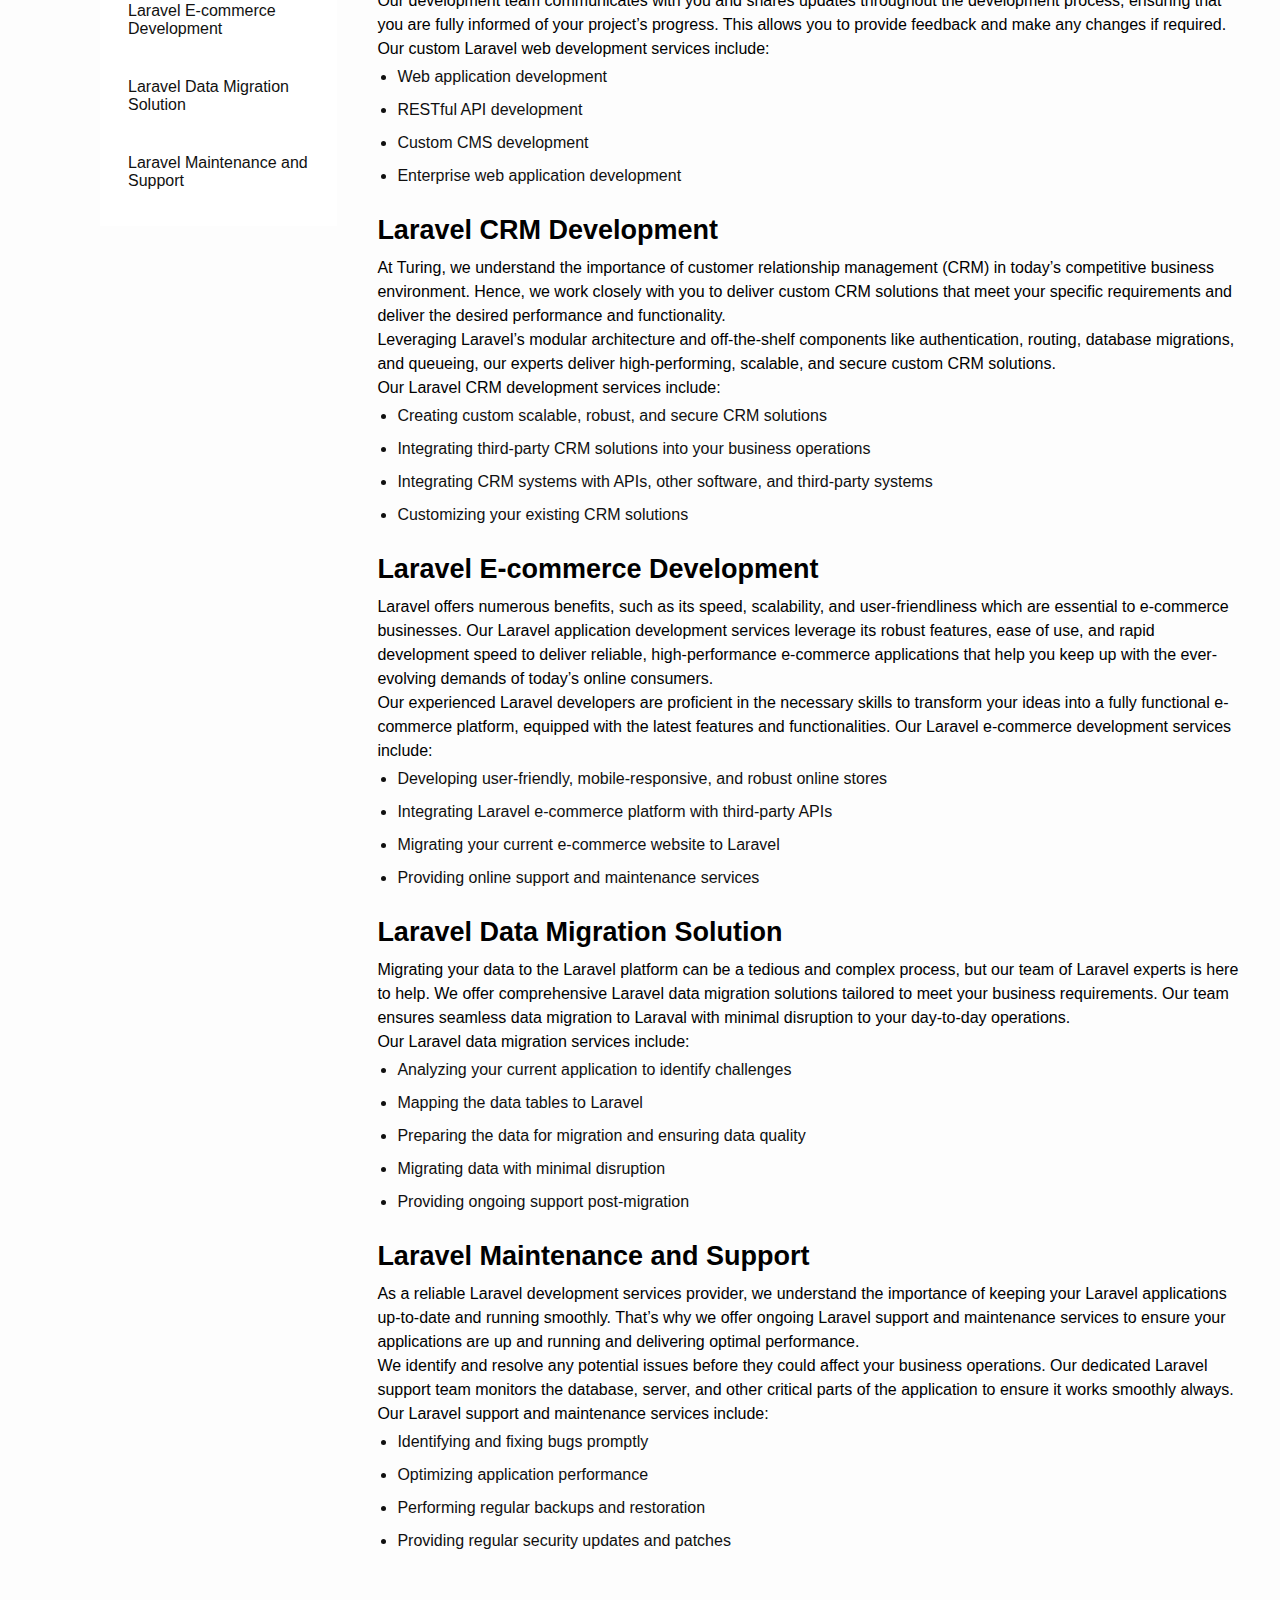
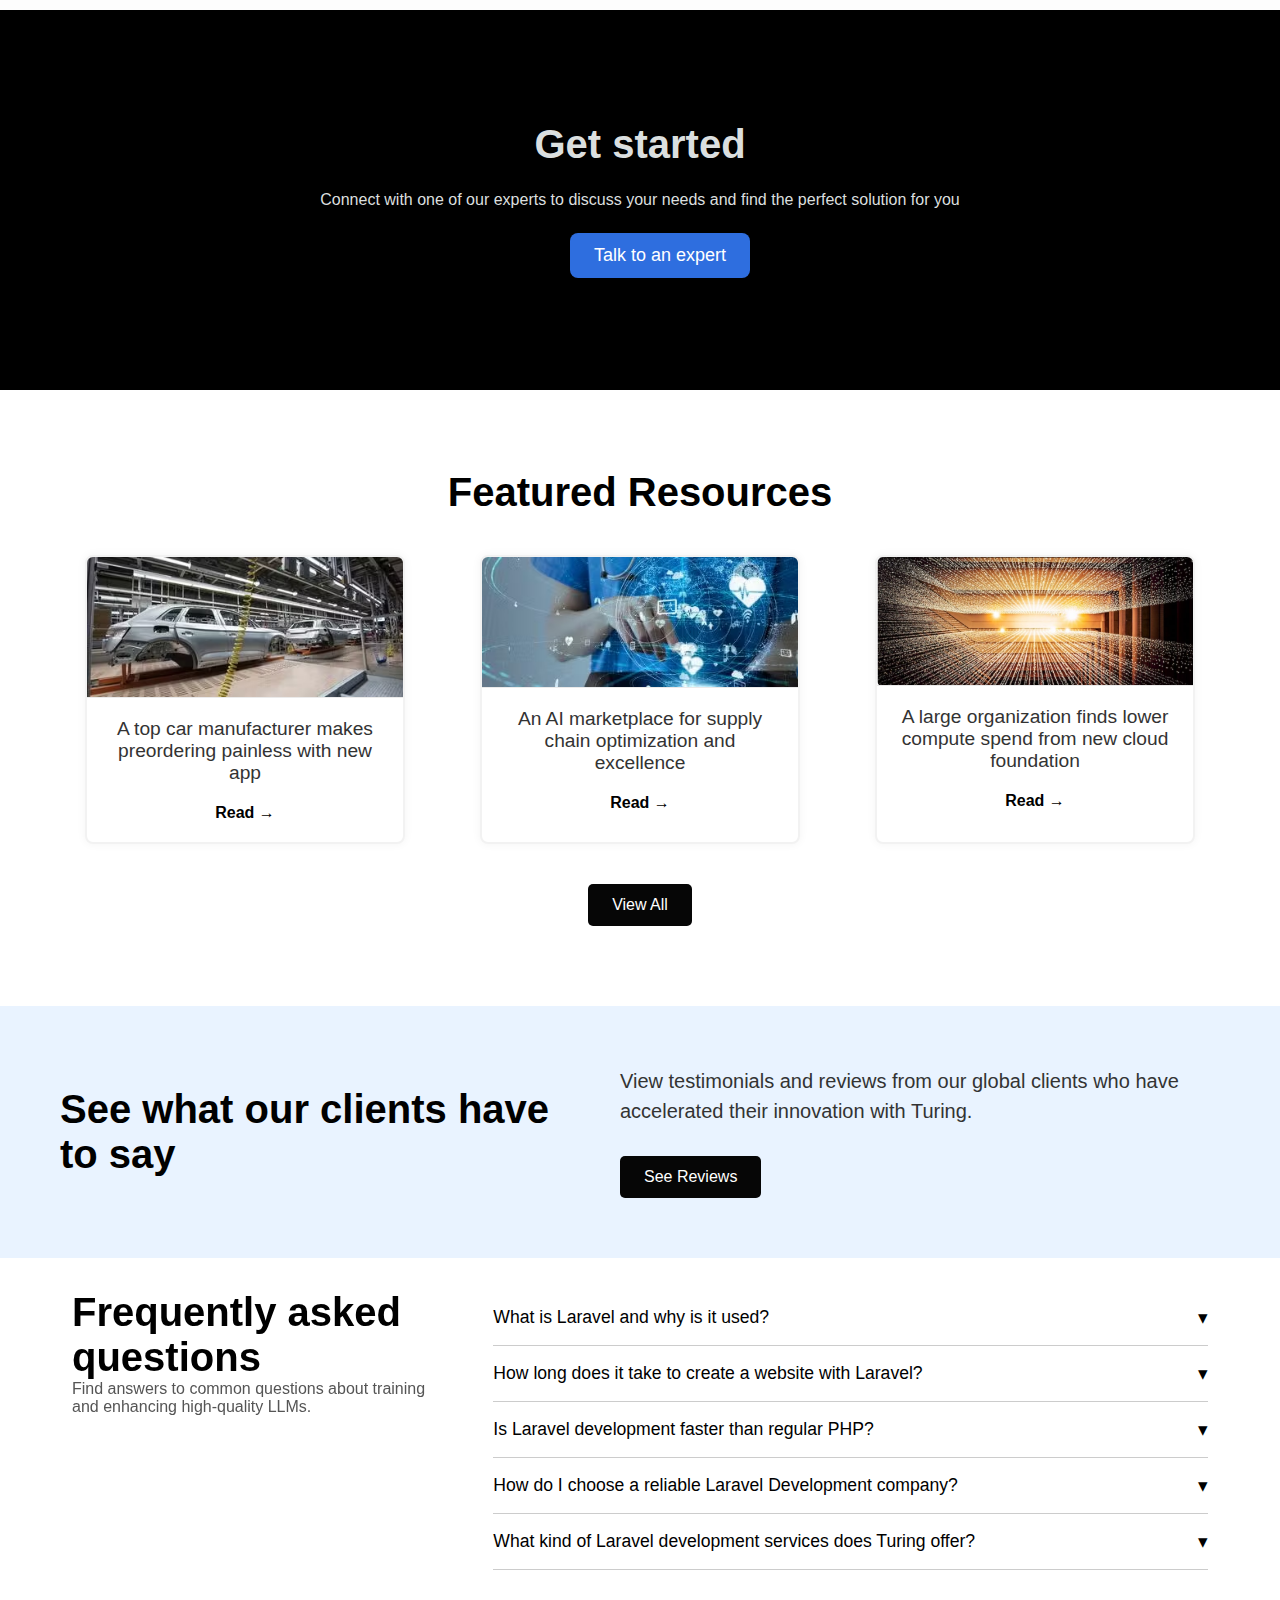
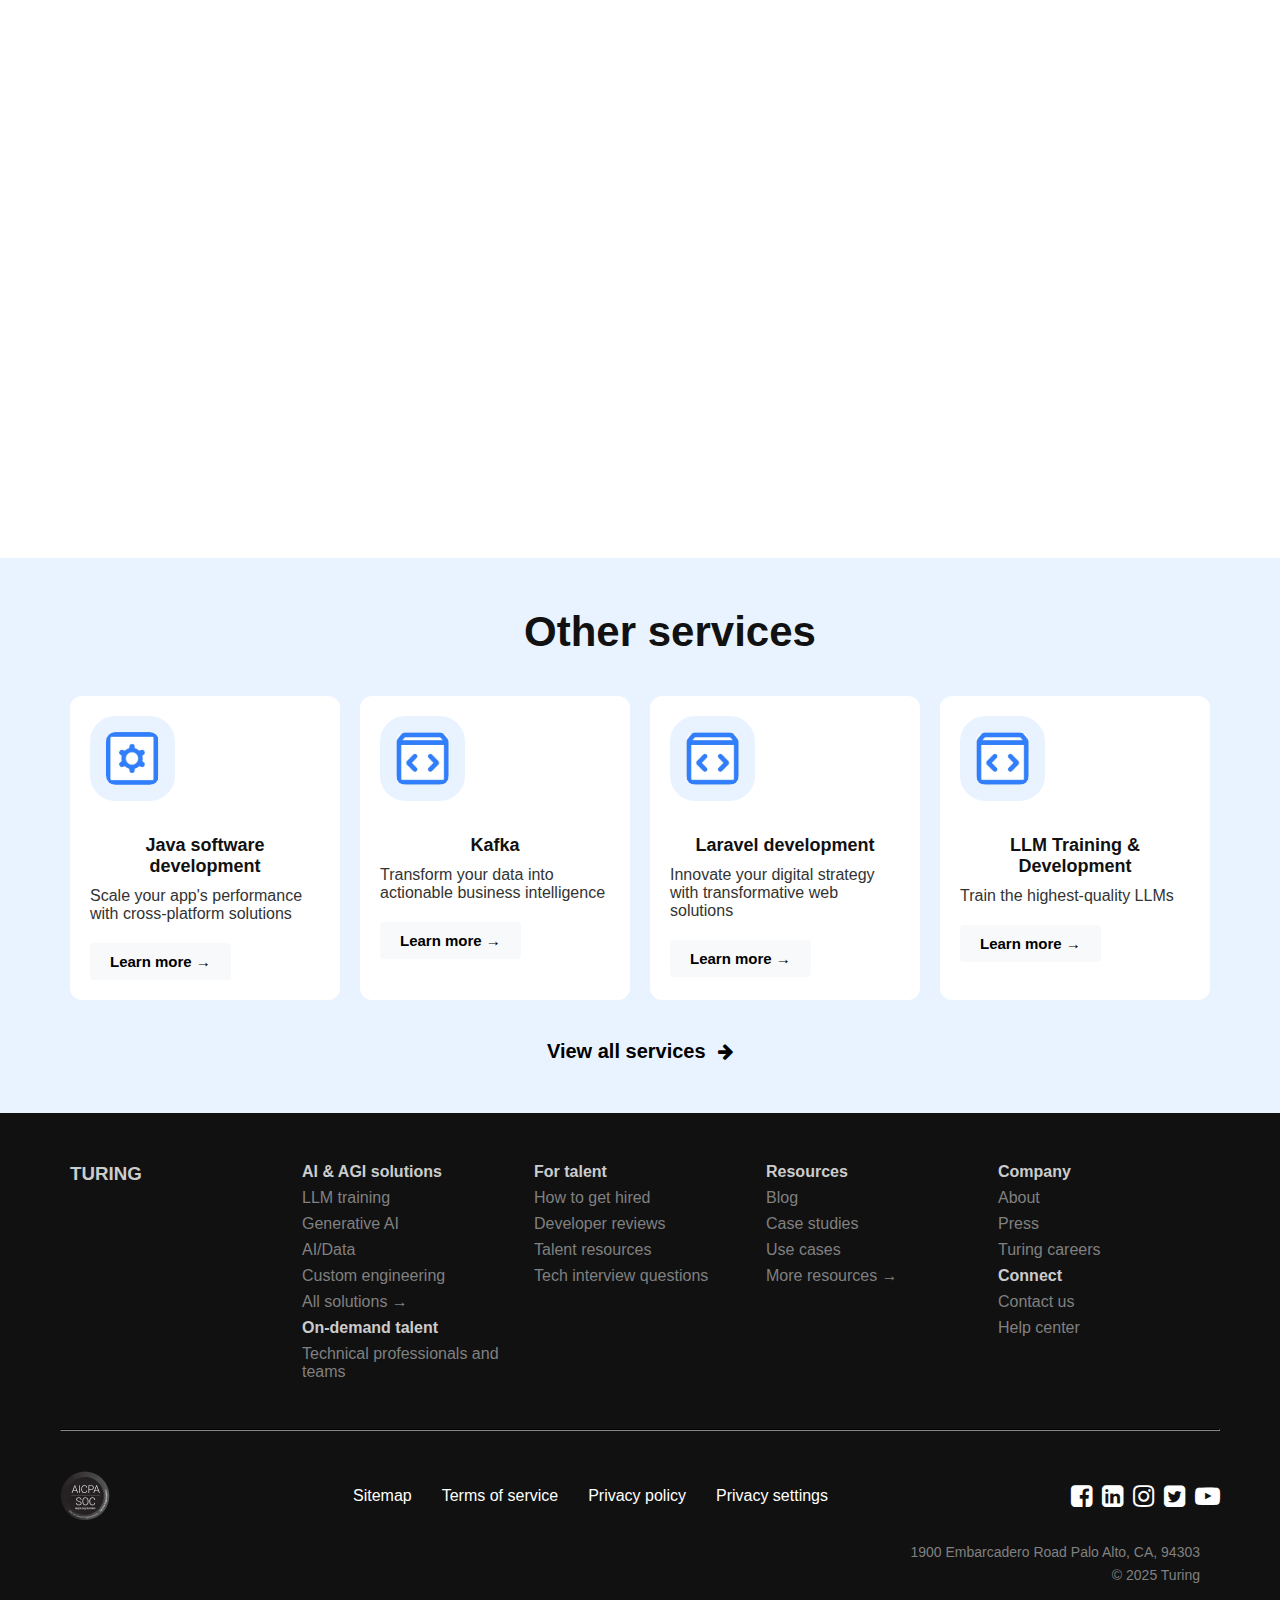
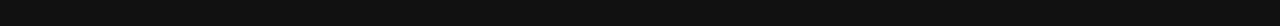
<file: sam.html>
<!DOCTYPE html>
<html lang="en">

<head>
  <meta charset="UTF-8">
  <title>Strategic IT Consulting Services</title>
  <link rel="stylesheet" href="https://cdnjs.cloudflare.com/ajax/libs/font-awesome/6.5.0/css/all.min.css" />
  <link rel="stylesheet" href="https://cdnjs.cloudflare.com/ajax/libs/font-awesome/4.7.0/css/font-awesome.css"/>

  <style>
    * {
      margin: 0;
      padding: 0;
      box-sizing: border-box;
    }

    body {
      font-family: Arial, sans-serif;
      overflow-x: hidden;
    }

    nav {
      width: 100%;
      height: 92px;
      background: #000;
      display: flex;
      align-items: center;
      justify-content: space-between;
      position: fixed;
      top: 0;
      z-index: 999;
      padding: 0 100px;
    }

    .logo img {
      height: 40px;
    }

    .nav-links {
      display: flex;
      align-items: center;
      gap: 24px;
    }

    .nav-links li {
      list-style: none;
      display: flex;
      align-items: center;
      gap: 6px;
    }

    .nav-links a {
      color: #f8f3f3;
      text-decoration: none;
      font-weight: bold;
      font-size: 16px;
    }

    .action-buttons {
      display: flex;
      align-items: center;
      gap: 16px;
    }

    .btn-header {
      background-color: rgb(46, 110, 223);
      color: white;
      padding: 10px 20px;
      font-size: 16px;
      border: none;
      border-radius: 8px;
      cursor: pointer;
      transition: 0.3s ease;
    }

    .btn-header:hover {
      background-color: #0056b3;
    }

    .custom-button {
      padding: 10px 16px;
      font-size: 16px;
      background-color: black;
      color: white;
      border: 1px solid #100f0f;
      border-radius: 8px;
      cursor: pointer;
      transition: all 0.3s ease-in-out;
    }

    .hero {
      width: 100%;
      height: 100vh;
      margin-top: 92px;
      position: relative;
    }

    .hero img {
      width: 100%;
      height: 100%;
      object-fit: cover;
    }

    .text-overlay {
      position: absolute;
      top: 50%;
      left: 100px;
      transform: translateY(-50%);
      color: white;
      font-size: 52px;
      font-weight: bold;
      max-width: 500px;
    }

    .img-btn {
      display: inline-block;
      margin-top: 20px;
      padding: 12px 24px;
      background-color: #0056b3;
      color: white;
      border: 1px solid #100f0f;
      border-radius: 20px;
      cursor: pointer;
      transition: all 0.3s ease-in-out;
      font-size: 16px;
    }

    .img-btn:hover {
      background-color: #0574ea;
    }

    .leading {
      font-family: Arial, sans-serif;
      padding: 70px 20px;
      background-color: rgb(233 243 255);
    }

    h2 {
      color: #111;
      font-size: 26px;
      font-weight: bold;
      margin-left: 60px;
      margin-bottom: 40px;
    }

    .logo-grid {
      display: flex;
      flex-wrap: wrap;
      justify-content: space-between;
      align-items: center;
      row-gap: 40px;
      margin-left: 38px;
    }

    .logo-grid img {
      max-height: 40px;
      object-fit: contain;
      margin-left: 20px;
      filter: grayscale(100%);
      transition: transform 0.3s ease, filter 0.3s ease;
    }

    .logo-grid img:hover {
      transform: scale(1.05);
      filter: grayscale(0%);
    }

    .main-wrapper {
      display: flex;
      flex-direction: column;
    }

    .top-heading {
      background-color: #ffffff;
      padding: 20px 90px;
      font-size: 34px;
      font-weight: bold;
      color: #131313;
      /* box-shadow: 0 2px 8px rgba(0, 0, 0, 0.1); */
      margin-top: 60px;
    }

    .secondcontent {
      display: flex;
      position: relative;
      min-height: 100vh;
      background-color: #fdfdfd;
    }

    .box11 {
      position: sticky;
      top: 100px;
      width: 20%;
      background-color: #fff;
      padding: 20px;
      /* box-shadow: 2px 0px 8px rgba(0, 0, 0, 0.1); */
      height: fit-content;
      align-self: flex-start;
      margin-left: 100px;
    }

    .box11 ul {
      padding-left: 0;
      list-style: none;
      margin-top: 40px;
    }

    .box11 li {
      margin-top: 24px;
      color: rgb(99, 97, 97);
      cursor: pointer;
      transition: background-color 0.3s;
      padding: 8px;
    }

    .box11 li a {
      text-decoration: none;
      color: #111111;
    }

    .box11 li:hover {
      background-color: rgb(233 243 255);
      color: #333;
    }

    .box22 {
      width: 80%;
      height: 100%;
      overflow-y: auto;
      padding: 40px;
    }

    .box22 h1 {
      font-size: 27px;
      margin-top: 30px;
    }

    .box22 p {
      margin-top: 10px;
      font-size: 16px;
      line-height: 1.5;
    }

    .box22 ul {
      font-size: 18px;
      margin-left: 20px;
      color: #101010;
      list-style-type: disc;
      margin-bottom: 20px;
    }

    .box22 ul li {
      margin-bottom: 15px;
      font-size: 16px;
      margin-top: 7px;
    }

    @media (max-width: 768px) {
      nav {
        padding: 0 20px;
      }

      .nav-links {
        display: none;
      }

      .leading h2 {
        margin-left: 20px;
        font-size: 20px;
      }

      .logo-grid {
        margin: 0 auto;
        justify-content: center;
      }

      .secondcontent {
        flex-direction: column;
      }

      .box11 {
        width: 100%;
        position: relative;
        top: auto;
        box-shadow: none;
      }

      .box22 {
        width: 100%;
      }
    }
    .getstarted {
    text-align: center; 
    display: flex; 
    flex-direction: column; 
    align-items: center; 
    gap: 24px; 
    padding: 64px 20px; 
    
   
    color: rgb(219, 223, 223);
border-color: rgb(10, 10, 10);
background-color: black;
    
    @media (min-width: 768px) {
        padding: 112px 64px; 
    }
}
#getstarted{
    margin-left: 10px;
}
.buttongetstarted{
    background-color: rgb(46 110 223 );
    color: white;
    padding: 12px 24px;
    font-size: 18px;
    border: none;
    border-radius: 8px;
    cursor: pointer;
    transition: 0.3s;
    margin-left:40px
}
.buttongetstarted:hover {
    background-color: #0056b3;
}
.featured-resources {
      text-align: center;
      padding: 80px 20px;
      background-color: #fff;
    }

    .featured-resources h1 {
      font-size: 2.5rem;
      margin-bottom: 40px;
      color: #000;
    }

    .resource-container {
      display: flex;
      justify-content: space-evenly;
      flex-wrap: wrap;
      gap: 30px;
      padding: 0 20px;
    }

    .resource-card {
      background: #fff;
      border: 2px solid #f2f2f2;
      border-radius: 8px;
      box-shadow: 0 0 10px rgba(0, 0, 0, 0.05);
      width: 320px;
      max-width: 100%;
      overflow: hidden;
      transition: box-shadow 0.3s ease;
      display: flex;
      flex-direction: column;
      align-items: center;
    }

    .resource-card:hover {
      box-shadow: 0 12px 20px rgba(0, 0, 0, 0.2);
    }

    .resource-card img {
      width: 100%;
      height: auto;
      object-fit: cover;
      border-bottom: 1px solid #eaeaea;
    }

    .resource-card p {
      font-size: 1.2rem;
      color: #333;
      padding: 20px;
      font-weight: 500;
    }

    .read-btn {
      background: none;
      border: none;
      color: #000;
      font-weight: 600;
      font-size: 1rem;
      cursor: pointer;
      margin-bottom: 20px;
      transition: transform 0.2s ease;
    }

    .read-btn:hover {
      transform: scale(1.05);
    }

    .view-all-wrapper {
      margin-top: 40px;
    }

    .view-all-btn {
      background-color: #000;
      color: #fff;
      padding: 12px 24px;
      font-size: 1rem;
      border: none;
      border-radius: 6px;
      cursor: pointer;
      transition: transform 0.2s ease-in-out, box-shadow 0.2s ease-in-out;
    }

    .view-all-btn:hover {
      transform: scale(1.05);
      box-shadow: 0 6px 10px rgba(0, 0, 0, 0.2);
    }

    @media (max-width: 1100px) {
      .resource-container {
        justify-content: center;
      }
      
    }
    .review-container {
      width: 100%;
      background-color: rgb(233, 243, 255);
      display: flex;
      justify-content: space-evenly;
      align-items: center;
      flex-wrap: wrap;
      padding: 60px 20px;
      gap: 20px;
      text-align: left;
    }

    .review-heading {
      max-width: 500px;
      flex: 1;
    }

    .review-heading h1 {
      font-size: 2.5rem;
      font-weight: 600;
      color: #000;
    }

    .review-content {
      max-width: 600px;
      flex: 1;
    }

    .review-content p {
      font-size: 1.25rem;
      color: #333;
      margin-bottom: 30px;
      line-height: 1.5;
    }

    .view-all-btn {
      background-color: #060606;
      color: white;
      border: none;
      padding: 12px 24px;
      font-size: 16px;
      cursor: pointer;
      border-radius: 5px;
      transition: transform 0.2s ease-in-out, box-shadow 0.2s ease-in-out;
    }

    .view-all-btn:hover {
      transform: scale(1.05);
      box-shadow: 0 6px 10px rgba(0, 0, 0, 0.2); 
    }

    @media (max-width: 768px) {
      .review-container {
        flex-direction: column;
        text-align: center;
      }

      .review-heading,
      .review-content {
        max-width: 100%;
        flex: 1 1 100%;
      }

      .review-heading h1 {
        font-size: 2rem;
      }

      .review-content p {
        font-size: 1.1rem;
      }
    }
    .faq-container {
      display: flex;
      flex-direction: row;
      max-width: 1200px;
      margin: auto;
      min-height: 100vh;
    }

    .faq-left {
      flex: 1;
      /* background-color: #f9f9f9; */
      padding: 2rem;
      position: sticky;
      top: 0;
      height: 100vh;
      overflow-y: auto;
    }

    .faq-right {
      flex: 2;
      padding: 2rem;
      overflow-y: auto;
    }

    h1 {
      font-size: 2.5rem;
    }

    .faq-description {
      color: #555;
      margin-bottom: 2rem;
    }

    .faq-item {
      border-bottom: 1px solid #ccc;
      padding: 1rem 0;
    }

    .faq-question {
      font-size: 1.1rem;
      font-weight: 500;
      cursor: pointer;
      display: flex;
      justify-content: space-between;
      align-items: center;
    }

    input[type="checkbox"] {
      display: none;
    }

    .faq-answer {
      max-height: 0;
      overflow: hidden;
      transition: max-height 0.3s ease;
      color: #333;
      padding-left: 1.2rem;
    }

    input[type="checkbox"]:checked + label::after {
      content: "▴";
    }

    label::after {
      content: "▾";
      font-size: 1.2rem;
      margin-left: auto;
    }

    input[type="checkbox"]:checked ~ .faq-answer {
      max-height: 1000px;
      margin-top: 0.5rem;
    }

    label {
      cursor: pointer;
      display: flex;
      justify-content: space-between;
      align-items: center;
    }

    /* Responsive styles */
    @media (max-width: 768px) {
      .faq-container {
        flex-direction: column;
      }

      .faq-left {
        position: relative;
        height: auto;
        padding: 1.5rem;
      }

      .faq-right {
        padding: 1.5rem;
      }

      h1 {
        font-size: 2rem;
      }
    }

    @media (max-width: 480px) {
      .faq-question {
        font-size: 1rem;
      }

      .faq-left,
      .faq-right {
        padding: 1rem;
      }
    }
    .Otherservices {
      background-color: rgb(233 243 255);
      padding: 50px 20px;
    }

    .Otherservices h2 {
      text-align: center;
      font-size: 42px;
      margin-bottom: 40px;
    }

    .containerservices {
      display: flex;
      flex-wrap: wrap;
      justify-content: center;
      gap: 20px;
    }

    .box {
      flex: 0 0 calc(25% - 40px);
      background-color: #fff;
      padding: 20px;
      border-radius: 12px;
      box-sizing: border-box;
      transition: box-shadow 0.3s ease;
      max-width: 300px;
      min-width: 260px;
    }

    .box:hover {
      box-shadow: 0 6px 10px rgba(0, 0, 0, 0.2);
    }

    .box img {
      width: 85px;
      height: 85px;
      border-radius: 30%;
      border: 16px solid rgb(233 243 255);
      margin-bottom: 20px;
    }

    .box h2 {
      font-size: 18px;
      margin: 10px 0;
    }

    .box p {
      font-size: 16px;
      color: #333;
      margin-bottom: 20px;
    }

    .box button {
      padding: 10px 20px;
      font-size: 15px;
      background-color: #f8f9fa;
      border: none;
      border-radius: 4px;
      cursor: pointer;
      font-weight: 600;
    }

    .box button:hover {
      box-shadow: 0 6px 10px rgba(0, 0, 0, 0.2);
    }

    .viewallservicesall {
      text-align: center;
      margin-top: 40px;
    }

    .viewallservicesallbtn {
      font-size: 20px;
      border: none;
      background-color: rgb(233 243 255);
      cursor: pointer;
      font-weight: bold;
    }

    .viewallservicesall i {
      margin-left: 8px;
      font-size: 18px;
    }

    /* Responsive */
    @media screen and (max-width: 1024px) {
      .box {
        flex: 0 0 calc(33.33% - 40px);
      }
    }

    @media screen and (max-width: 768px) {
      .box {
        flex: 0 0 calc(50% - 40px);
      }
    }

    @media screen and (max-width: 480px) {
      .box {
        flex: 0 0 100%;
      }

      .Otherservices h2 {
        font-size: 32px;
      }
    }
    .footer {
      background-color: #111;
      padding: 40px 60px;
      font-family: Arial, sans-serif;
      color: white;
    }

    .footer-container {
      display: flex;
      justify-content: space-between;
      flex-wrap: wrap;
    }

    .footer-column {
      flex: 1;
      min-width: 200px;
      margin: 10px;
    }

    h3, h4 {
      color: #ccc;
    }

    ul {
      list-style: none;
      padding: 0;
      color: grey;
    }

    ul li {
      margin: 8px 0;
      cursor: pointer;
    }

    .lastfooter {
      display: flex;
      justify-content: space-between;
      align-items: center;
      flex-wrap: wrap;
      margin-top: 40px;
    }

    .lastfooter ul {
      display: flex;
      gap: 30px;
      margin: 0;
    }

    .lastfooter li {
      font-size: medium;
      color: #fff;
    }

    .lastfooter img {
      width: 50px;
      height: auto;
    }

    .iconstyle {
      display: flex;
      gap: 10px;
      font-size: 25px;
      color: white;
    }

    .iconstyle a {
      color: white;
    }

    .lastpara {
      display: flex;
      justify-content: flex-end;
      align-items: center;
      margin-top: 20px;
      color: grey;
      font-size: 14px;
      padding-right: 20px;
      text-align: right;
    }

    .footer-address p {
      margin: 0;
      line-height: 1.6;
    }

    /* Responsive adjustments */
    @media (max-width: 768px) {
      .footer-container {
        flex-direction: column;
        align-items: flex-start;
      }

      .lastfooter {
        flex-direction: column;
        align-items: flex-start;
        gap: 20px;
      }

      .lastfooter ul {
        flex-direction: column;
        gap: 10px;
      }

      .iconstyle {
        margin-top: 10px;
      }

      .lastpara {
        justify-content: center;
        text-align: center;
        padding-right: 0;
      }
    }
  </style>
</head>

<body>

  <nav>
    <div class="logo">
      <img src="./IMAGES/logo.jpg" alt="logo">
    </div>

    <ul class="nav-links">
      <li><a href="#">What we do</a> <i class="fa fa-caret-down"></i></li>
      <li><a href="#">Resources</a> <i class="fa fa-caret-down"></i></li>
      <li><a href="#">For Talent</a> <i class="fa fa-caret-down"></i></li>
      <li><a href="#">About Us</a> <i class="fa fa-caret-down"></i></li>
    </ul>

    <div class="action-buttons">
      <button class="btn-header">Get Started</button>
      <button class="custom-button">Login <i class="fa fa-caret-down"></i></button>
    </div>
  </nav>

  <div class="hero">
    <img src="./IMAGES/bgimage.jpg" alt="Background Image">
    <div class="text-overlay">
      Drive digital transformation with custom Laravel development
      <br>
      <button class="img-btn">Talk to an Expert</button>
    </div>
  </div>

  <section class="leading">
    <h2>Leading enterprises, startups, and more have trusted Turing</h2>
    <div class="logo-grid">
      <img src="./IMAGES/DELL.svg" alt="Dell" />
      <img src="./IMAGES/pepsi.svg" alt="Pepsi" />
      <img src="./IMAGES/volvo.svg" alt="Volvo" />
      <img src="./IMAGES/disney.svg" alt="Disney+" />
      <img src="./IMAGES/rivan.svg" alt="Rivian" />
      <img src="./IMAGES/redit.svg" alt="Reddit" />
    </div>
  </section>

  <section class="main-wrapper">
    <div class="top-heading">Our Laravel Development Service Offerings</div>

    <div class="secondcontent">
      <div class="box11">
        <ul>
          <li><a href="#customWebDevSection">Custom Laravel Web Development</a></li>
          <li><a href="#crmDevSection">Laravel CRM Development</a></li>
          <li><a href="#ecommerceDevSection">Laravel E-commerce Development</a></li>
          <li><a href="#dataMigrationSection">Laravel Data Migration Solution</a></li>
          <li><a href="#maintenanceSupportSection">Laravel Maintenance and Support</a></li>
        </ul>
      </div>

      <div class="box22">
        <div id="customWebDevSection">
          <h1>Custom Laravel Web Development</h1>
          <p>Unlock the power of custom web development to build tailored solutions that meet your specific business needs. Our experienced Laravel developers leverage Laravel's robust features to build custom web applications that enhance your online presence, drive business growth, and unlock new opportunities.<br>

            Our experts work closely with you to understand your requirements and develop solutions that deliver the desired results. Our development team communicates with you and shares updates throughout the development process, ensuring that you are fully informed of your project’s progress. This allows you to provide feedback and make any changes if required.<br>Our custom Laravel web development services include:<br></p>
          <ul>
            <li>Web application development</li>
            <li>RESTful API development</li>
            <li>Custom CMS development</li>
            <li>Enterprise web application development</li>
          </ul>
        </div>

        <div id="crmDevSection">
          <h1>Laravel CRM Development</h1>
          <p>At Turing, we understand the importance of customer relationship management (CRM) in today’s competitive business environment. Hence, we work closely with you to deliver custom CRM solutions that meet your specific requirements and deliver the desired performance and functionality.<br>

            Leveraging Laravel’s modular architecture and off-the-shelf components like authentication, routing, database migrations, and queueing, our experts deliver high-performing, scalable, and secure custom CRM solutions.<br>
            
            Our Laravel CRM development services include:<br></p>
          <ul>
            <li>Creating custom scalable, robust, and secure CRM solutions</li>
            <li>Integrating third-party CRM solutions into your business operations</li>
            <li>Integrating CRM systems with APIs, other software, and third-party systems</li>
            <li>Customizing your existing CRM solutions</li>
          </ul>
        </div>

        <div id="ecommerceDevSection">
          <h1>Laravel E-commerce Development</h1>
          <p>Laravel offers numerous benefits, such as its speed, scalability, and user-friendliness which are essential to e-commerce businesses. Our Laravel application development services leverage its robust features, ease of use, and rapid development speed to deliver reliable, high-performance e-commerce applications that help you keep up with the ever-evolving demands of today’s online consumers.<br>

            Our experienced Laravel developers are proficient in the necessary skills to transform your ideas into a fully functional e-commerce platform, equipped with the latest features and functionalities. Our Laravel e-commerce development services include:<br></p>
          <ul>
            <li>Developing user-friendly, mobile-responsive, and robust online stores</li>
            <li>Integrating Laravel e-commerce platform with third-party APIs</li>
            <li>Migrating your current e-commerce website to Laravel</li>
            <li>Providing online support and maintenance services</li>
          </ul>
        </div>

        <div id="dataMigrationSection">
          <h1>Laravel Data Migration Solution</h1>
          <p>Migrating your data to the Laravel platform can be a tedious and complex process, but our team of Laravel experts is here to help. We offer comprehensive Laravel data migration solutions tailored to meet your business requirements. Our team ensures seamless data migration to Laraval with minimal disruption to your day-to-day operations.<br>

            Our Laravel data migration services include:<br></p>
          <ul>
            <li>Analyzing your current application to identify challenges</li>
            <li>Mapping the data tables to Laravel</li>
            <li>Preparing the data for migration and ensuring data quality</li>
            <li>Migrating data with minimal disruption</li>
            <li>Providing ongoing support post-migration</li>
          </ul>
        </div>

        <div id="maintenanceSupportSection">
          <h1>Laravel Maintenance and Support</h1>
          <p>As a reliable Laravel development services provider, we understand the importance of keeping your Laravel applications up-to-date and running smoothly. That’s why we offer ongoing Laravel support and maintenance services to ensure your applications are up and running and delivering optimal performance.<br>

            We identify and resolve any potential issues before they could affect your business operations. Our dedicated Laravel support team monitors the database, server, and other critical parts of the application to ensure it works smoothly always.<br>
            
            Our Laravel support and maintenance services include:<br></p>
          <ul>
            <li>Identifying and fixing bugs promptly</li>
            <li>Optimizing application performance</li>
            <li>Performing regular backups and restoration</li>
            <li>Providing regular security updates and patches</li>
          </ul>
        </div>
      </div>
    </div>
  </section>
  <body>
    <div class="getstarted">
      <h1>Get started</h1>
      <p>Connect with one of our experts to discuss your needs and find the perfect solution for you</p>
      <button class="buttongetstarted">Talk to an expert</button>
  </div>
  
  <section class="featured-resources">
    <h1>Featured Resources</h1>

    <div class="resource-container">
      <div class="resource-card">
        <img src="./IMAGES/feature1.jpg" alt="Image 1" />
        <p>A top car manufacturer makes preordering painless with new app</p>
        <button class="read-btn">Read →</button>
      </div>

      <div class="resource-card">
        <img src="./IMAGES/feature2.jpg" alt="Image 2" />
        <p>An AI marketplace for supply chain optimization and excellence</p>
        <button class="read-btn">Read →</button>
      </div>

      <div class="resource-card">
        <img src="./IMAGES/feature3.jpg" alt="Image 3" />
        <p>A large organization finds lower compute spend from new cloud foundation</p>
        <button class="read-btn">Read →</button>
      </div>
    </div>

    <div class="view-all-wrapper">
      <button class="view-all-btn">View All</button>
    </div>
  </section>
  
  <section class="review-container">
    <div class="review-heading">
      <h1>See what our clients have to say</h1>
    </div>
    <div class="review-content">
      <p>View testimonials and reviews from our global clients who have accelerated their innovation with Turing.</p>
      <button class="view-all-btn">See Reviews</button>
    </div>
  </section>
  <div class="faq-container">
    <!-- Left Box -->
    <div class="faq-left">
      <h1>Frequently asked questions</h1>
      <p class="faq-description">Find answers to common questions about training and enhancing high-quality LLMs.</p>
    </div>

    <!-- Right Box -->
    <div class="faq-right">
      <div class="faq-item">
        <input type="checkbox" id="faq1">
        <label class="faq-question" for="faq1">What is Laravel and why is it used?</label>
        <div class="faq-answer">Laravel is a powerful PHP framework used to build web applications and APIs. It has important features like MVC architecture support, routing, database migration system, dynamic engine, robust security, and many others to build high-performance, reliable, scalable, and secure web apps at scale.</div>
      </div>

      <div class="faq-item">
        <input type="checkbox" id="faq2">
        <label class="faq-question" for="faq2">How long does it take to create a website with Laravel?</label>
        <div class="faq-answer">The time required to build a website using Laravel depends on various factors like the complexity of the project, design requirements, required features, the development team’s expertise, etc. Usually, an experienced Laravel developer will require two to four weeks to develop a basic website. However, if you require advanced functionalities such as custom integrations and data visualization, it will increase the development timeline.</div>
      </div>

      <div class="faq-item">
        <input type="checkbox" id="faq3">
        <label class="faq-question" for="faq3">Is Laravel development faster than regular PHP?</label>
        <div class="faq-answer">Yes, Laravel development is usually faster than regular PHP development because it offers many pre-built tools and its syntax and structure are more streamlined than traditional PHP code. It saves a significant amount of time spent on repetitive tasks, providing a faster time to market and a better ROI.</div>
      </div>

      <div class="faq-item">
        <input type="checkbox" id="faq4">
        <label class="faq-question" for="faq4">How do I choose a reliable Laravel Development company?</label>
        <div class="faq-answer">
          Choosing the right Laravel web development company for your web development project can be challenging. You need to consider a few factors, such as:
          <br><br>
          <strong>Experience:</strong> Check the company's track record in Laravel development.<br>
          <strong>Developers' skills:</strong> Look for expertise in web design, development, testing, and deployment.<br>
          <strong>Customization:</strong> Choose a company offering tailored solutions for your business.<br>
          <strong>Timelines:</strong> Make sure they can deliver on time.<br>
          <strong>Customer reviews:</strong> Check reviews to gauge service quality.
        </div>
      </div>

      <div class="faq-item">
        <input type="checkbox" id="faq5">
        <label class="faq-question" for="faq5">What kind of Laravel development services does Turing offer?</label>
        <div class="faq-answer">Turing offers a wide range of Laravel development services that are personalized to our client’s specific business goals. Our services include Laravel web application development, Laravel e-commerce development, Laravel migration, API development and integration, and more.</div>
      </div>
    </div>
  </div>
  <div class="Otherservices">
    <h2>Other services</h2>
    <div class="containerservices">
      <div class="box">
        <img src="./IMAGES/ser2.jpg" alt="Java Development">
        <h2>Java software development</h2>
        <p>Scale your app's performance with cross-platform solutions</p>
        <button class="btnservice">Learn more →</button>
      </div>
      <div class="box">
        <img src="./IMAGES/ser1.jpg" alt="Kafka">
        <h2>Kafka</h2>
        <p>Transform your data into actionable business intelligence</p>
        <button class="btnservice">Learn more →</button>
      </div>
      <div class="box">
        <img src="./IMAGES/ser1.jpg" alt="Laravel">
        <h2>Laravel development</h2>
        <p>Innovate your digital strategy with transformative web solutions</p>
        <button class="btnservice">Learn more →</button>
      </div>
      <div class="box">
        <img src="./IMAGES/ser1.jpg" alt="LLM Training">
        <h2>LLM Training & Development</h2>
        <p>Train the highest-quality LLMs</p>
        <button class="btnservice">Learn more →</button>
      </div>
    </div>

    <div class="viewallservicesall">
      <button class="viewallservicesallbtn">View all services</button>
      <i class="fa fa-arrow-right" aria-hidden="true"></i>
    </div>
  </div>
  <footer class="footer">
    <div class="footer-container">
      <div class="footer-column">
        <h3>TURING</h3>
      </div>
      <div class="footer-column">
        <h4>AI & AGI solutions</h4>
        <ul>
          <li>LLM training</li>
          <li>Generative AI</li>
          <li>AI/Data</li>
          <li>Custom engineering</li>
          <li>All solutions →</li>
        </ul>
        <h4>On-demand talent</h4>
        <ul>
          <li>Technical professionals and teams</li>
        </ul>
      </div>
      <div class="footer-column">
        <h4>For talent</h4>
        <ul>
          <li>How to get hired</li>
          <li>Developer reviews</li>
          <li>Talent resources</li>
          <li>Tech interview questions</li>
        </ul>
      </div>
      <div class="footer-column">
        <h4>Resources</h4>
        <ul>
          <li>Blog</li>
          <li>Case studies</li>
          <li>Use cases</li>
          <li>More resources →</li>
        </ul>
      </div>
      <div class="footer-column">
        <h4>Company</h4>
        <ul>
          <li>About</li>
          <li>Press</li>
          <li>Turing careers</li>
        </ul>
        <h4>Connect</h4>
        <ul>
          <li>Contact us</li>
          <li>Help center</li>
        </ul>
      </div>
    </div>

    <hr style="margin-top: 30px; border-color: #333;" />

    <div class="lastfooter">
      <img src="./IMAGES/footerlogo.jpg" alt="footerlogo" />
      <ul>
        <li>Sitemap</li>
        <li>Terms of service</li>
        <li>Privacy policy</li>
        <li>Privacy settings</li>
      </ul>
       <div class="iconstyle">
        <a href="#"><i class="fa fa-facebook-square" aria-hidden="true"></i></a>
        <a href="#"><i class="fa fa-linkedin-square" aria-hidden="true"></i></a>
        <a href="#"><i class="fa fa-instagram" aria-hidden="true"></i></a>
        <a href="#"><i class="fa fa-twitter-square" aria-hidden="true"></i></a>
        <a href="#"><i class="fa fa-youtube-play" aria-hidden="true"></i></a>
      </div>
    </div>

    <div class="lastpara">
      <div class="footer-address">
        <p>1900 Embarcadero Road Palo Alto, CA, 94303</p>
        <p>© 2025 Turing</p>
      </div>
    </div>
  </footer>

 
  
  
</body>

</html>
</file>
